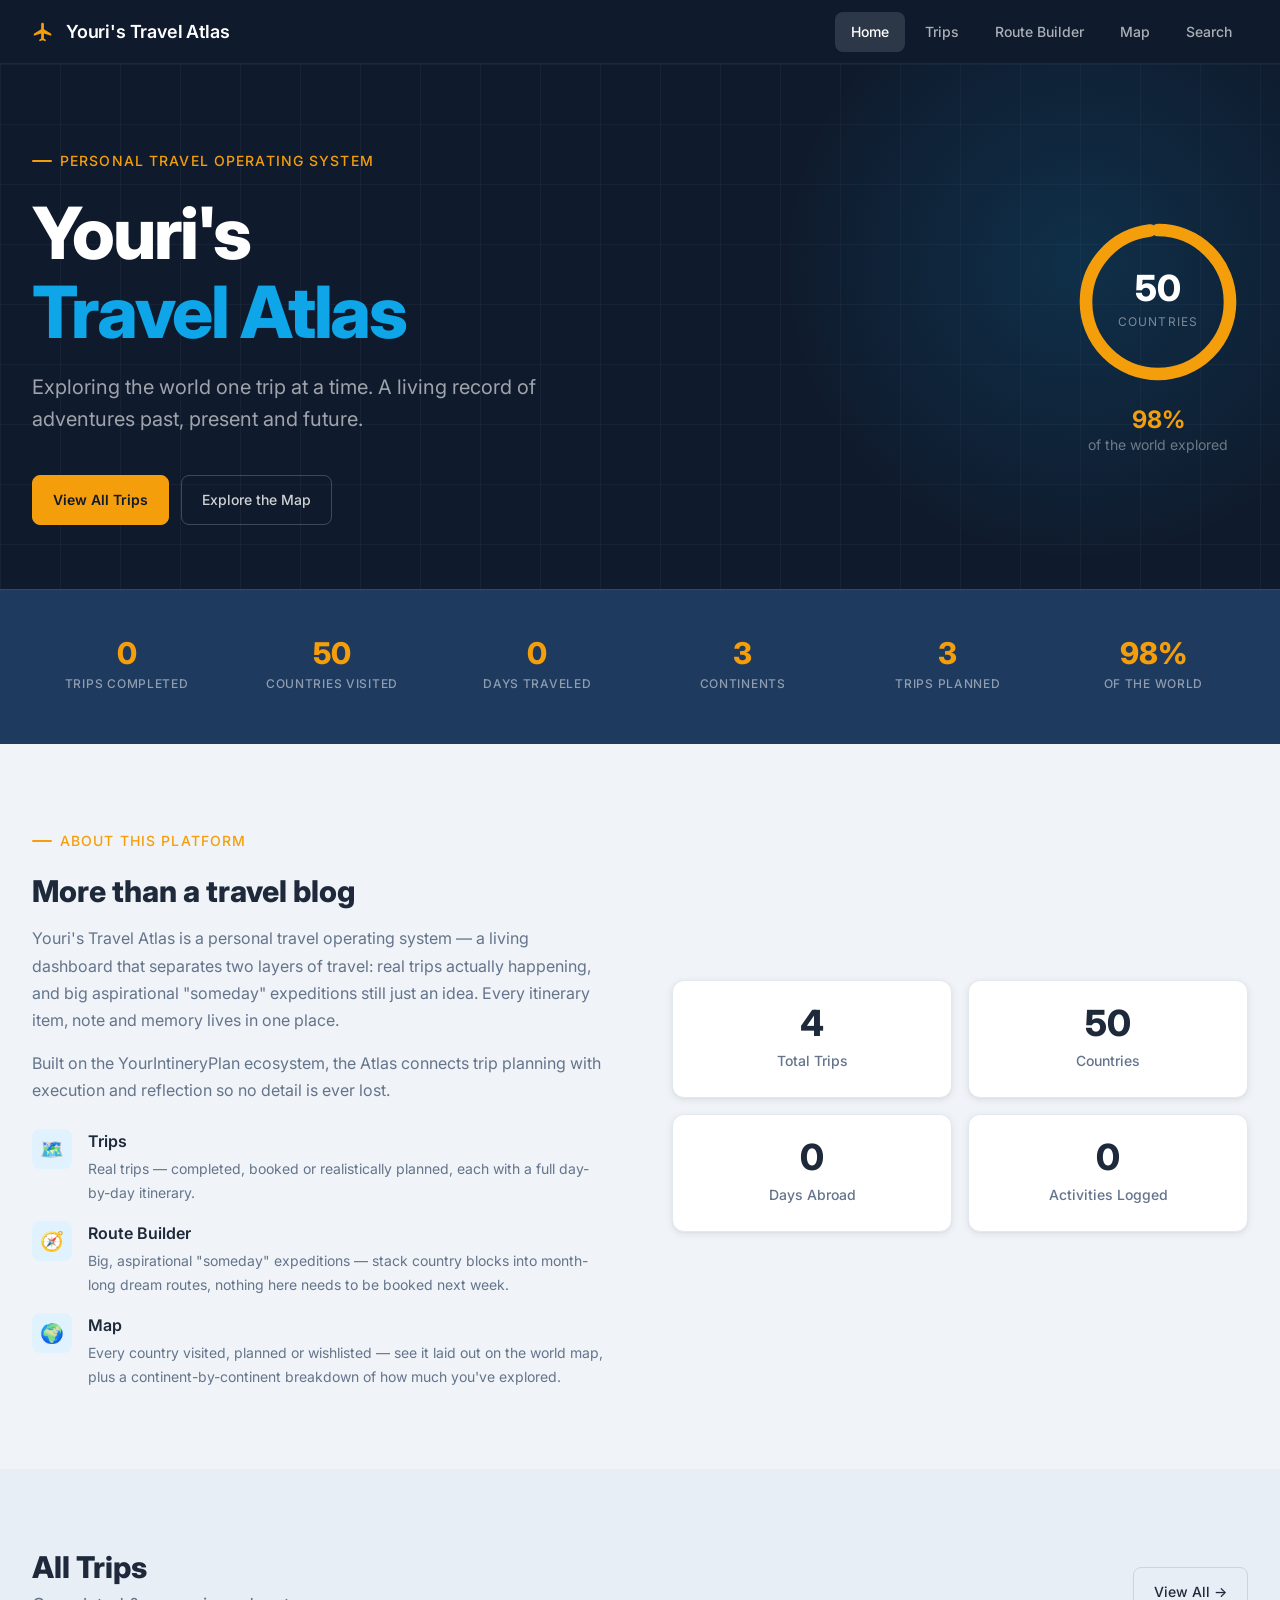
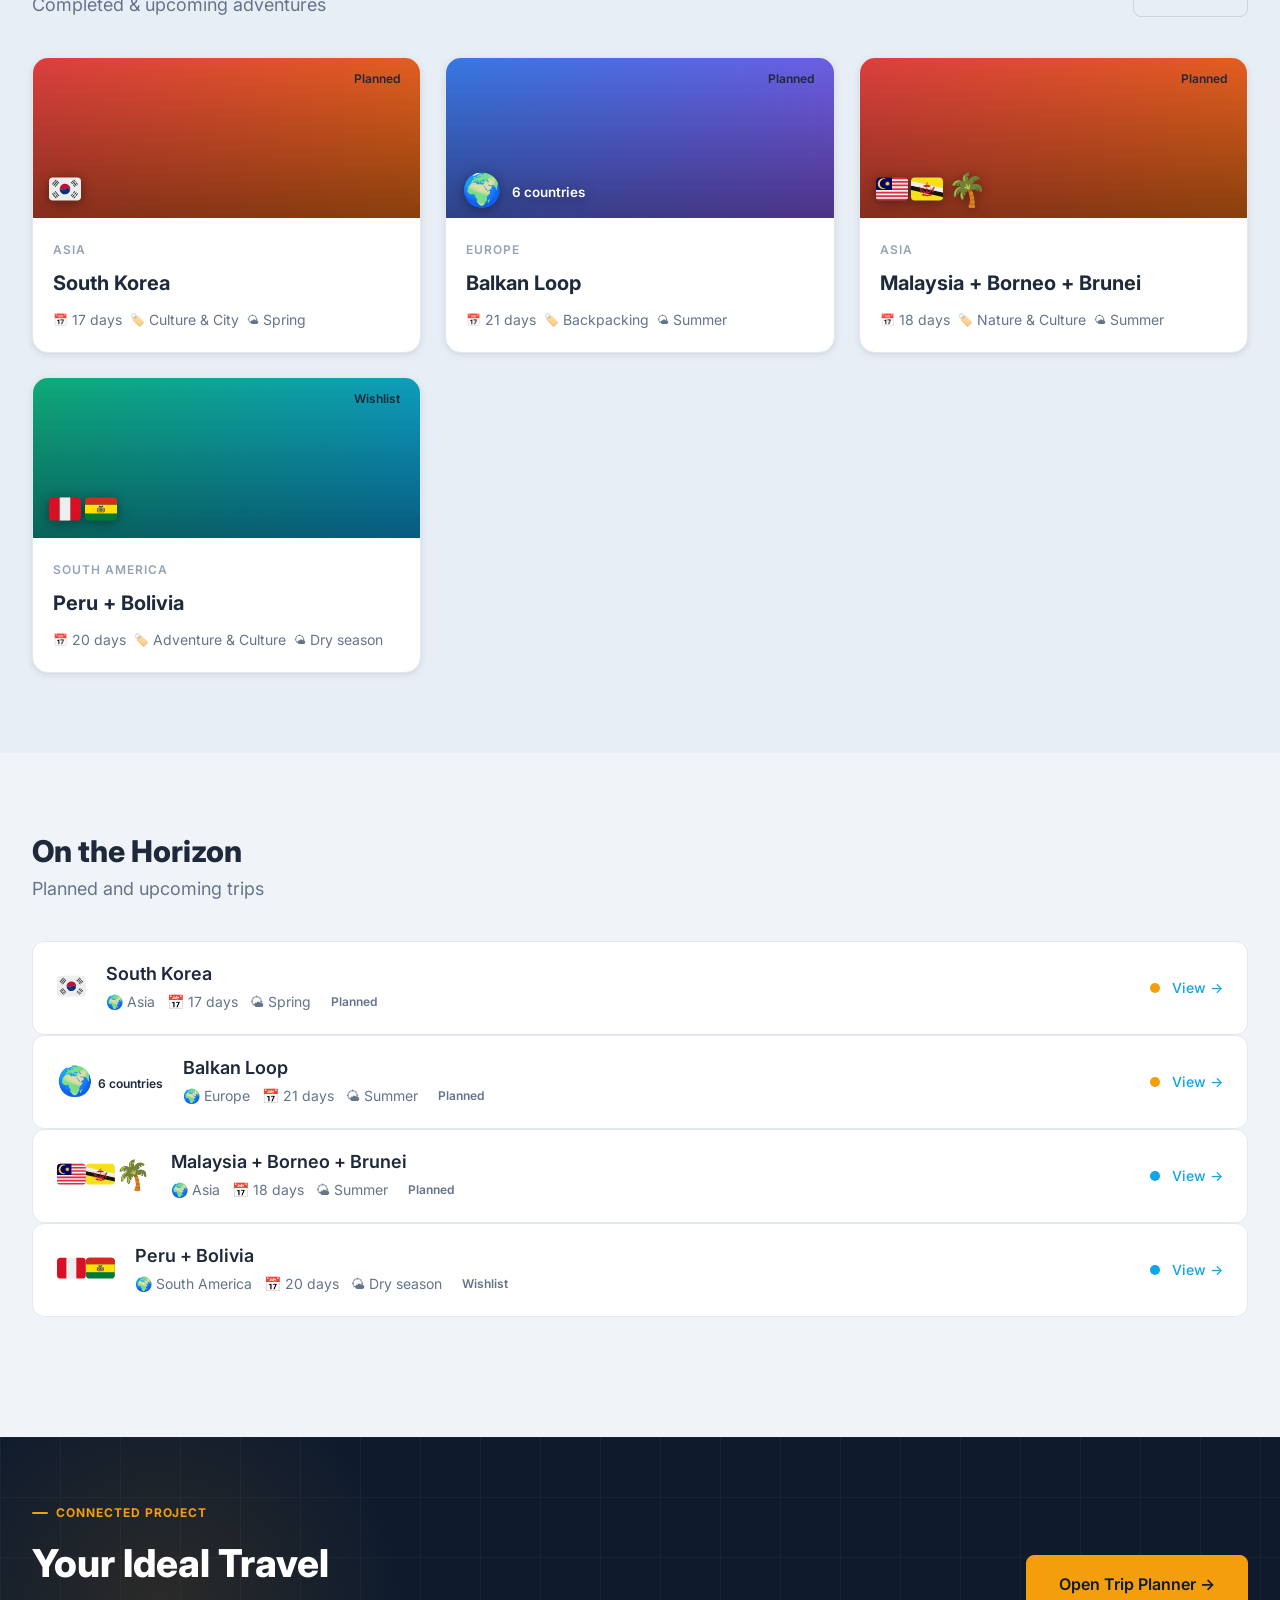
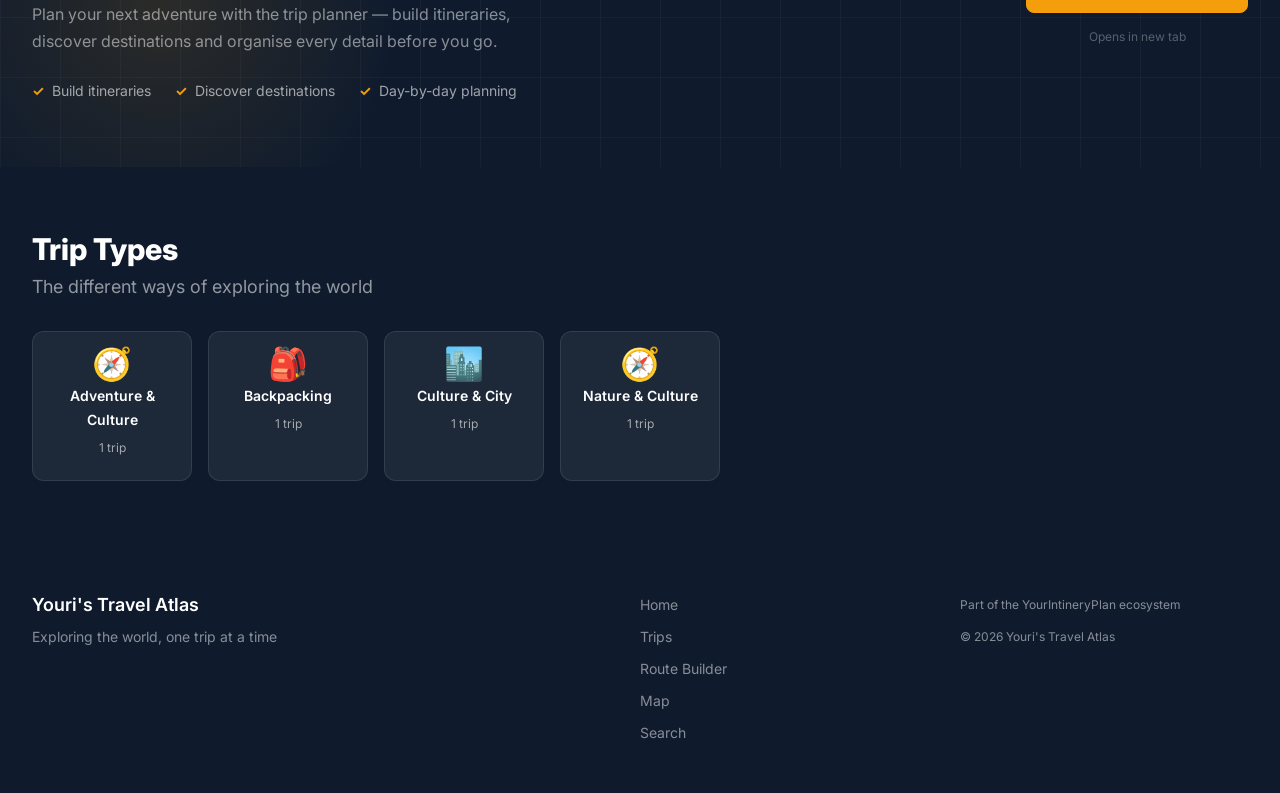
<file: index.html>
<!DOCTYPE html>
<html lang="nl">
<head>
  <meta charset="UTF-8">
  <meta name="viewport" content="width=device-width, initial-scale=1.0">
  <title>Youri's Travel Atlas — Personal Travel Dashboard</title>
  <meta name="description" content="Youri's personal travel dashboard. Trips, itineraries, travel history and future adventures.">

  <link rel="preconnect" href="https://fonts.googleapis.com">
  <link rel="preconnect" href="https://fonts.gstatic.com" crossorigin>
  <link href="https://fonts.googleapis.com/css2?family=Inter:wght@300;400;500;600;700;800&display=swap" rel="stylesheet">

  <link rel="stylesheet" href="css/variables.css">
  <link rel="stylesheet" href="css/base.css">
  <link rel="stylesheet" href="css/components.css">
  <link rel="stylesheet" href="css/pages/home.css">
</head>
<body>

  <!-- Navbar injected by navbar.js -->

  <main>

    <!-- HERO -->
    <section class="hero">
      <div class="hero-inner">
        <div class="hero-text">
          <div class="hero-label">Personal Travel Operating System</div>
          <h1 class="hero-title">
            Youri's<br><span>Travel Atlas</span>
          </h1>
          <p class="hero-subtitle">
            Exploring the world one trip at a time. A living record of adventures past, present and future.
          </p>
          <div class="hero-cta">
            <a href="trips.html" class="btn btn-gold">View All Trips</a>
            <a href="map.html" class="btn btn-outline" style="color:rgba(255,255,255,.8);border-color:rgba(255,255,255,.2)">Explore the Map</a>
          </div>
        </div>

        <div class="hero-visual" aria-hidden="true">
          <div class="world-ring">
            <svg class="world-ring-svg" viewBox="0 0 200 200" width="180" height="180">
              <circle class="world-ring-track" cx="100" cy="100" r="80"/>
              <circle class="world-ring-progress" cx="100" cy="100" r="80" id="worldRingProgress"/>
            </svg>
            <div class="world-ring-center">
              <div class="world-ring-number" id="worldRingNumber">—</div>
              <div class="world-ring-sub">countries</div>
            </div>
          </div>
          <div class="world-ring-footer">
            <span class="world-ring-pct" id="worldRingPct">—</span>
            <span class="world-ring-caption">of the world explored</span>
          </div>
        </div>
      </div>
    </section>

    <!-- STATS STRIP -->
    <section class="stats-strip">
      <div class="stats-strip-inner" id="statsStrip">
        <!-- Populated by home.js -->
        <div class="stat-item"><div class="stat-item-number"><em>—</em></div><div class="stat-item-label">Trips Completed</div></div>
        <div class="stat-item"><div class="stat-item-number"><em>—</em></div><div class="stat-item-label">Countries Visited</div></div>
        <div class="stat-item"><div class="stat-item-number"><em>—</em></div><div class="stat-item-label">Days Traveled</div></div>
        <div class="stat-item"><div class="stat-item-number"><em>—</em></div><div class="stat-item-label">Continents</div></div>
        <div class="stat-item"><div class="stat-item-number"><em>—</em></div><div class="stat-item-label">Trips Planned</div></div>
      </div>
    </section>

    <!-- ABOUT -->
    <section class="about-section">
      <div class="about-inner">
        <div class="about-text">
          <div class="hero-label">About This Platform</div>
          <h2 class="section-title">More than a travel blog</h2>
          <p>Youri's Travel Atlas is a personal travel operating system — a living dashboard that separates two layers of travel: real trips actually happening, and big aspirational "someday" expeditions still just an idea. Every itinerary item, note and memory lives in one place.</p>
          <p>Built on the YourIntineryPlan ecosystem, the Atlas connects trip planning with execution and reflection so no detail is ever lost.</p>

          <div class="about-features">
            <div class="about-feature">
              <div class="about-feature-icon">🗺️</div>
              <div>
                <div class="about-feature-title">Trips</div>
                <div class="about-feature-desc">Real trips — completed, booked or realistically planned, each with a full day-by-day itinerary.</div>
              </div>
            </div>
            <div class="about-feature">
              <div class="about-feature-icon">🧭</div>
              <div>
                <div class="about-feature-title">Route Builder</div>
                <div class="about-feature-desc">Big, aspirational "someday" expeditions — stack country blocks into month-long dream routes, nothing here needs to be booked next week.</div>
              </div>
            </div>
            <div class="about-feature">
              <div class="about-feature-icon">🌍</div>
              <div>
                <div class="about-feature-title">Map</div>
                <div class="about-feature-desc">Every country visited, planned or wishlisted — see it laid out on the world map, plus a continent-by-continent breakdown of how much you've explored.</div>
              </div>
            </div>
          </div>
        </div>

        <div class="about-visual">
          <div class="stat-card fade-in fade-in-delay-1">
            <div class="stat-number" id="statTrips">—</div>
            <div class="stat-label">Total Trips</div>
          </div>
          <div class="stat-card fade-in fade-in-delay-2">
            <div class="stat-number" id="statCountries">—</div>
            <div class="stat-label">Countries</div>
          </div>
          <div class="stat-card fade-in fade-in-delay-2">
            <div class="stat-number" id="statDays">—</div>
            <div class="stat-label">Days Abroad</div>
          </div>
          <div class="stat-card fade-in fade-in-delay-3">
            <div class="stat-number" id="statItems">—</div>
            <div class="stat-label">Activities Logged</div>
          </div>
        </div>
      </div>
    </section>

    <!-- FEATURED TRIPS -->
    <section class="featured-section">
      <div class="featured-inner">
        <div class="section-top">
          <div>
            <h2 class="section-title">All Trips</h2>
            <p class="section-subtitle">Completed & upcoming adventures</p>
          </div>
          <a href="trips.html" class="btn btn-outline">View All →</a>
        </div>
        <div class="featured-grid" id="featuredGrid">
          <!-- Populated by home.js -->
          <div style="grid-column:1/-1">
            <div class="loading-spinner"><div class="spinner"></div><p>Loading trips…</p></div>
          </div>
        </div>
      </div>
    </section>

    <!-- FUTURE TRIPS -->
    <section class="future-section">
      <div class="future-inner">
        <div class="section-top">
          <div>
            <h2 class="section-title">On the Horizon</h2>
            <p class="section-subtitle">Planned and upcoming trips</p>
          </div>
        </div>
        <div id="futureList">
          <div class="loading-spinner"><div class="spinner"></div><p>Loading…</p></div>
        </div>
      </div>
    </section>

    <!-- TRIP PLANNER LINK -->
    <section class="planner-section">
      <div class="planner-inner">
        <div class="planner-text">
          <div class="planner-label">Connected Project</div>
          <h2 class="planner-title">Your Ideal Travel</h2>
          <p class="planner-desc">Plan your next adventure with the trip planner — build itineraries, discover destinations and organise every detail before you go.</p>
          <div class="planner-features">
            <span class="planner-feature">Build itineraries</span>
            <span class="planner-feature">Discover destinations</span>
            <span class="planner-feature">Day-by-day planning</span>
          </div>
        </div>
        <div class="planner-action">
          <a href="https://ywarmelink.github.io/youridealtravel/" target="_blank" rel="noopener" class="btn btn-gold planner-btn">Open Trip Planner →</a>
          <span class="planner-note">Opens in new tab</span>
        </div>
      </div>
    </section>

    <!-- TRIP TYPES (built from the Trips sheet's Type column by home.js) -->
    <section class="categories-section">
      <div class="categories-inner">
        <h2 class="section-title">Trip Types</h2>
        <p class="section-subtitle">The different ways of exploring the world</p>
        <div class="categories-grid" id="tripTypesGrid"></div>
      </div>
    </section>

  </main>

  <!-- Footer injected by footer.js -->

  <!-- Core scripts -->
  <script src="js/config/users.js"></script>
  <script src="js/data/csvParser.js"></script>
  <script src="js/data/dataService.js"></script>
  <script src="js/utils/helpers.js"></script>
  <script src="js/components/navbar.js"></script>
  <script src="js/components/footer.js"></script>
  <script src="js/pages/home.js"></script>

  <!-- Update about-section stat cards once data is loaded -->
  <script>
    document.addEventListener('DOMContentLoaded', async () => {
      try {
        const s = await dataService.getStats();
        const set = (id, val) => { const el = document.getElementById(id); if (el) el.textContent = val; };
        set('statTrips',     s.totalTrips);
        set('statCountries', s.countriesVisited);
        set('statDays',      s.totalDays);
        set('statItems',     s.totalItems);
      } catch(_) {}
    });
  </script>
</body>
</html>
</file>
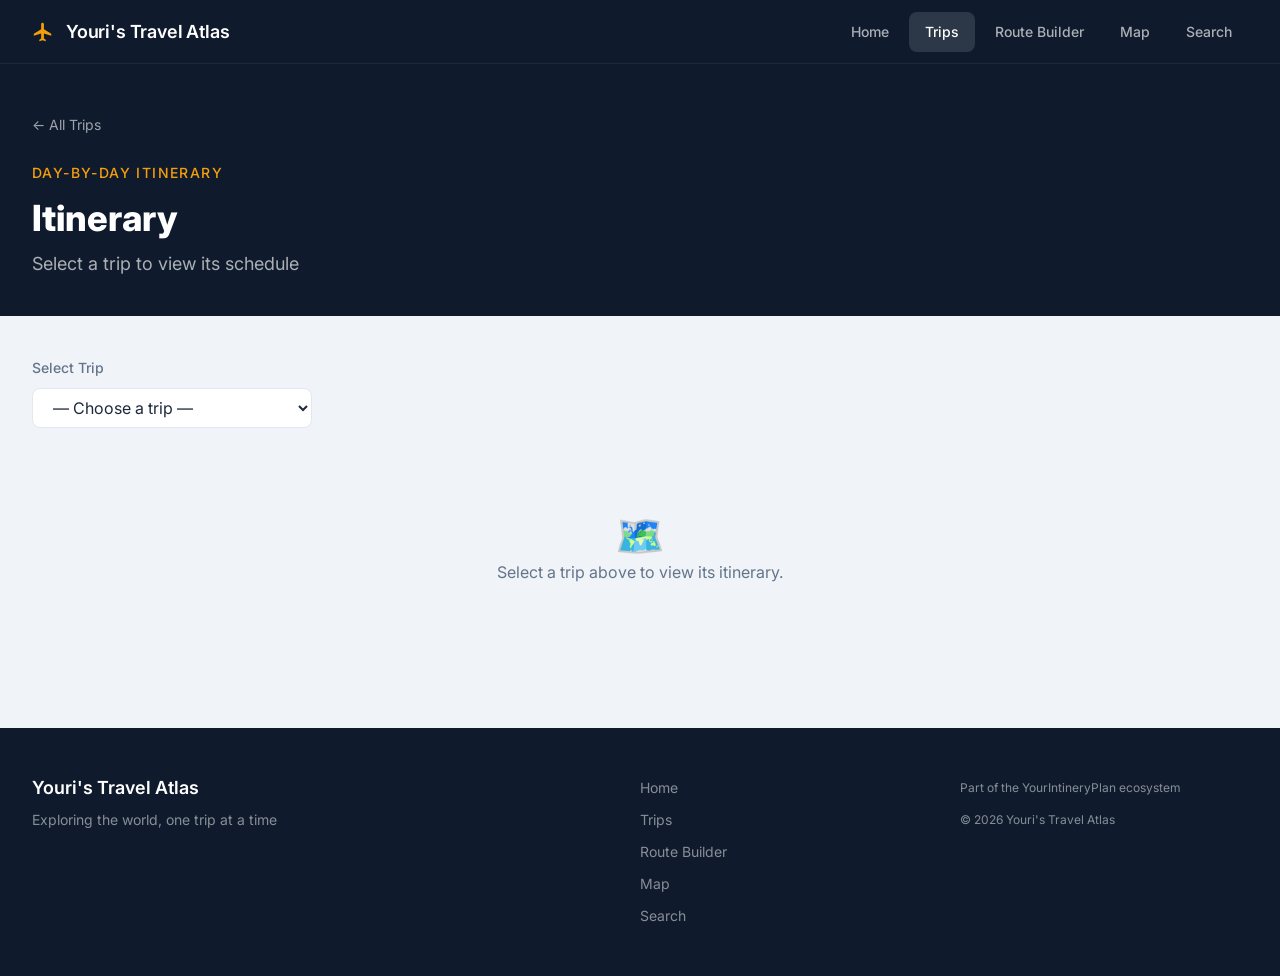
<file: itinerary.html>
<!DOCTYPE html>
<html lang="nl">
<head>
  <meta charset="UTF-8">
  <meta name="viewport" content="width=device-width, initial-scale=1.0">
  <title>Itinerary | Youri's Travel Atlas</title>

  <link rel="preconnect" href="https://fonts.googleapis.com">
  <link rel="preconnect" href="https://fonts.gstatic.com" crossorigin>
  <link href="https://fonts.googleapis.com/css2?family=Inter:wght@300;400;500;600;700;800&display=swap" rel="stylesheet">

  <link rel="stylesheet" href="css/variables.css">
  <link rel="stylesheet" href="css/base.css">
  <link rel="stylesheet" href="css/components.css">
  <link rel="stylesheet" href="css/pages/itinerary.css">
</head>
<body>

  <main>
    <div class="page-header">
      <div class="page-header-inner">
        <a href="trips.html" class="back-link">← All Trips</a>
        <div class="page-header-label">Day-by-Day Itinerary</div>
        <h1 class="page-header-title" id="pageHeaderTitle">Itinerary</h1>
        <p class="page-header-subtitle" id="pageHeaderSubtitle">Select a trip to view its schedule</p>
      </div>
    </div>

    <div class="itinerary-section">
      <div class="itinerary-inner">

        <div class="itinerary-trip-selector">
          <label for="tripSelector">Select Trip</label>
          <select id="tripSelector">
            <option value="">— Choose a trip —</option>
          </select>
        </div>

        <div id="itineraryContent"></div>

      </div>
    </div>
  </main>

  <script src="js/config/users.js"></script>
  <script src="js/data/csvParser.js"></script>
  <script src="js/data/dataService.js"></script>
  <script src="js/utils/helpers.js"></script>
  <script src="js/components/navbar.js"></script>
  <script src="js/components/footer.js"></script>
  <script src="js/pages/itinerary.js"></script>
</body>
</html>
</file>
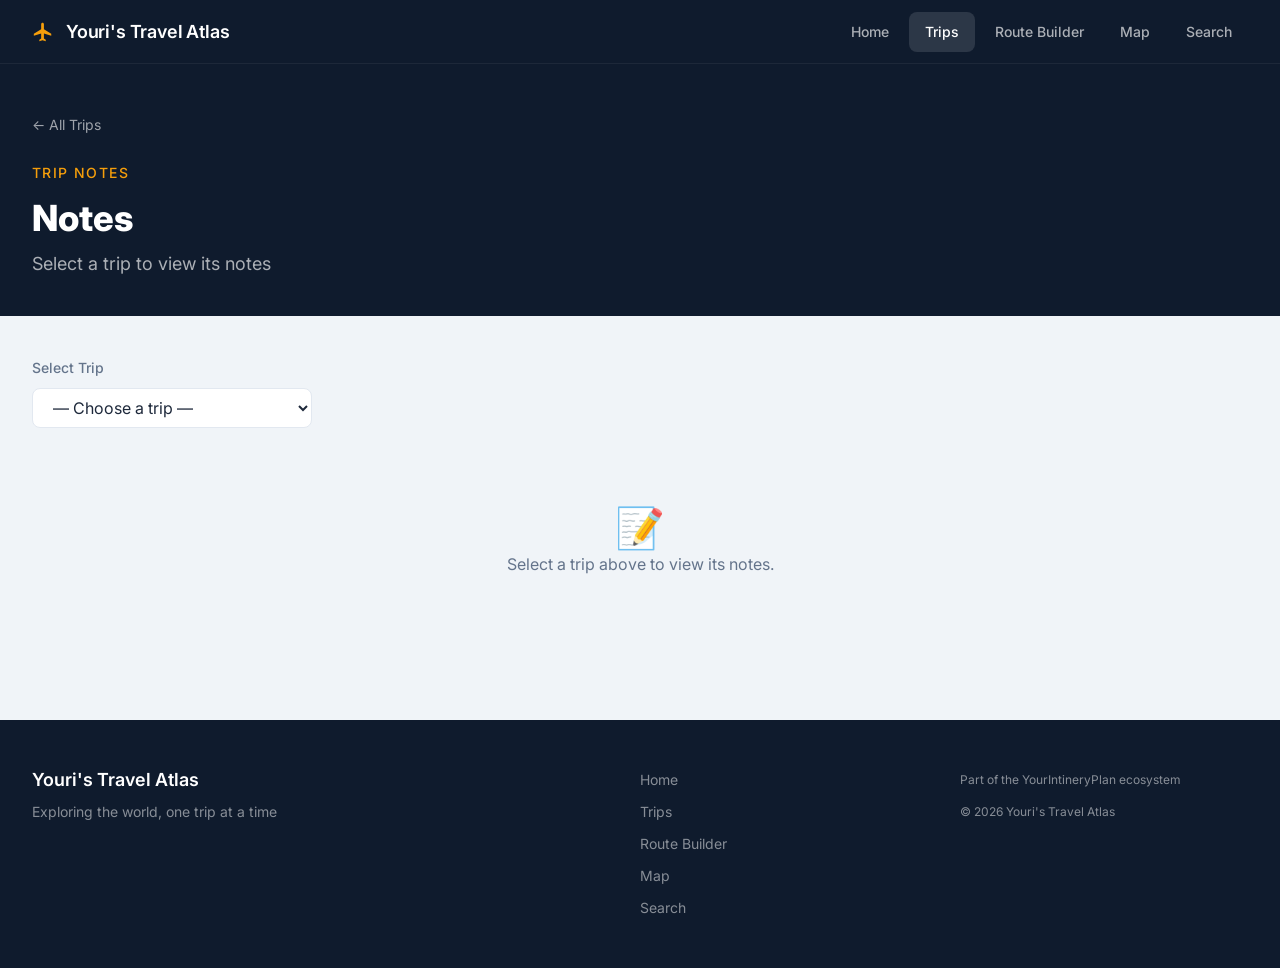
<file: notes.html>
<!DOCTYPE html>
<html lang="nl">
<head>
  <meta charset="UTF-8">
  <meta name="viewport" content="width=device-width, initial-scale=1.0">
  <title>Trip Notes | Youri's Travel Atlas</title>

  <link rel="preconnect" href="https://fonts.googleapis.com">
  <link rel="preconnect" href="https://fonts.gstatic.com" crossorigin>
  <link href="https://fonts.googleapis.com/css2?family=Inter:wght@300;400;500;600;700;800&display=swap" rel="stylesheet">

  <link rel="stylesheet" href="css/variables.css">
  <link rel="stylesheet" href="css/base.css">
  <link rel="stylesheet" href="css/components.css">
  <link rel="stylesheet" href="css/pages/notes.css">
</head>
<body>

  <main>
    <div class="page-header">
      <div class="page-header-inner">
        <a href="trips.html" class="back-link">← All Trips</a>
        <div class="page-header-label">Trip Notes</div>
        <h1 class="page-header-title" id="pageHeaderTitle">Notes</h1>
        <p class="page-header-subtitle" id="pageHeaderSubtitle">Select a trip to view its notes</p>
      </div>
    </div>

    <div class="notes-section">
      <div class="notes-inner">

        <div class="notes-trip-selector">
          <label for="tripSelector">Select Trip</label>
          <select id="tripSelector">
            <option value="">— Choose a trip —</option>
          </select>
        </div>

        <div id="notesContent"></div>

      </div>
    </div>
  </main>

  <script src="js/config/users.js"></script>
  <script src="js/data/csvParser.js"></script>
  <script src="js/data/dataService.js"></script>
  <script src="js/utils/helpers.js"></script>
  <script src="js/components/navbar.js"></script>
  <script src="js/components/footer.js"></script>
  <script src="js/pages/notes.js"></script>
</body>
</html>
</file>
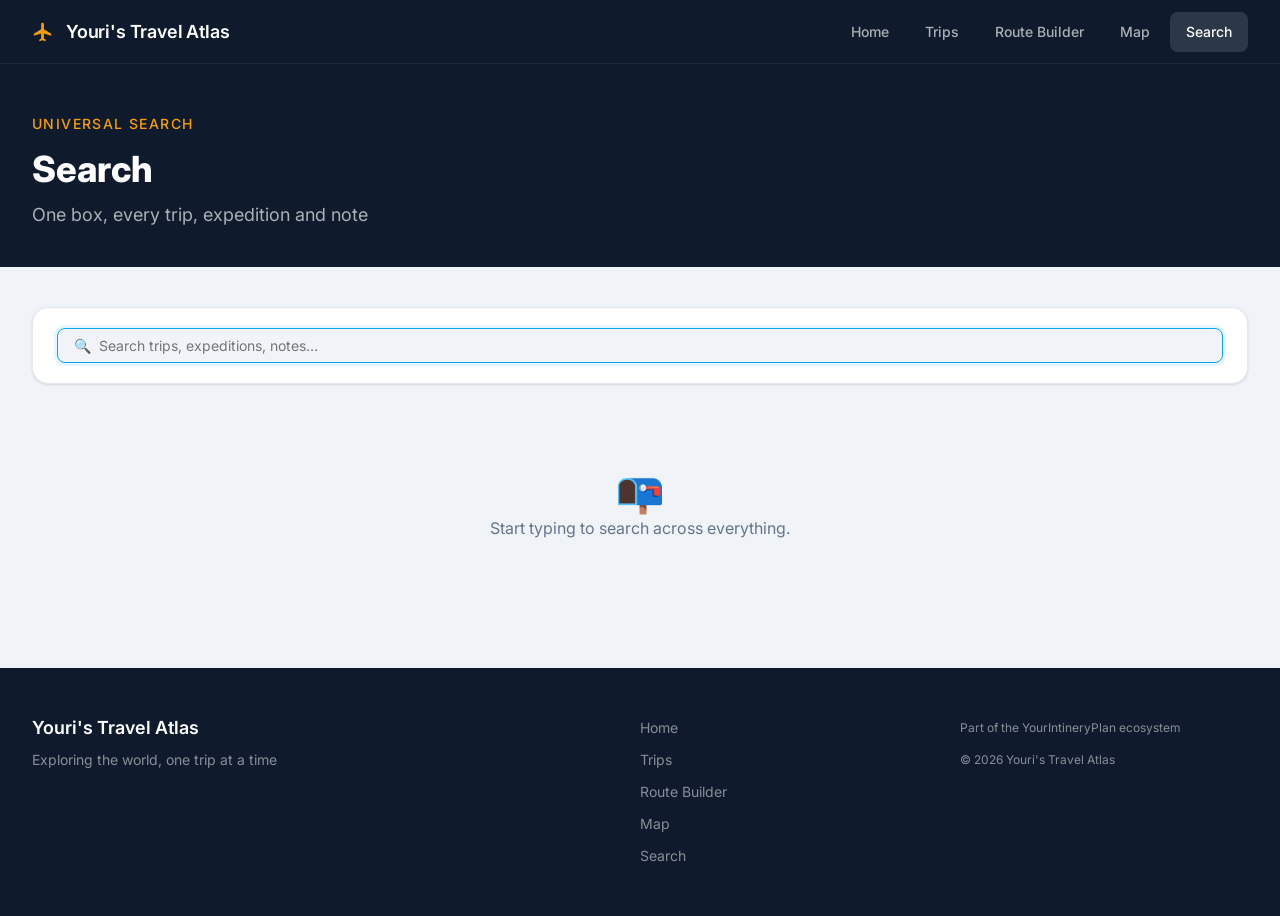
<file: search.html>
<!DOCTYPE html>
<html lang="nl">
<head>
  <meta charset="UTF-8">
  <meta name="viewport" content="width=device-width, initial-scale=1.0">
  <title>Search | Youri's Travel Atlas</title>
  <meta name="description" content="Search across all trips, expeditions and notes.">

  <link rel="preconnect" href="https://fonts.googleapis.com">
  <link rel="preconnect" href="https://fonts.gstatic.com" crossorigin>
  <link href="https://fonts.googleapis.com/css2?family=Inter:wght@300;400;500;600;700;800&display=swap" rel="stylesheet">

  <link rel="stylesheet" href="css/variables.css">
  <link rel="stylesheet" href="css/base.css">
  <link rel="stylesheet" href="css/components.css">
  <link rel="stylesheet" href="css/pages/search.css">
</head>
<body>

  <main>
    <div class="page-header">
      <div class="page-header-inner">
        <div class="page-header-label">Universal Search</div>
        <h1 class="page-header-title">Search</h1>
        <p class="page-header-subtitle">One box, every trip, expedition and note</p>
      </div>
    </div>

    <div class="search-section">
      <div class="search-inner">

        <div class="filter-bar">
          <input type="search" id="searchInput" class="search-input" placeholder="🔍  Search trips, expeditions, notes…" autofocus>
        </div>

        <div id="searchResultsCount" class="search-results-count"></div>
        <div id="searchResults"></div>

      </div>
    </div>
  </main>

  <script src="js/config/users.js"></script>
  <script src="js/data/csvParser.js"></script>
  <script src="js/data/dataService.js"></script>
  <script src="js/utils/helpers.js"></script>
  <script src="js/components/navbar.js"></script>
  <script src="js/components/footer.js"></script>
  <script src="js/pages/search.js"></script>
</body>
</html>
</file>
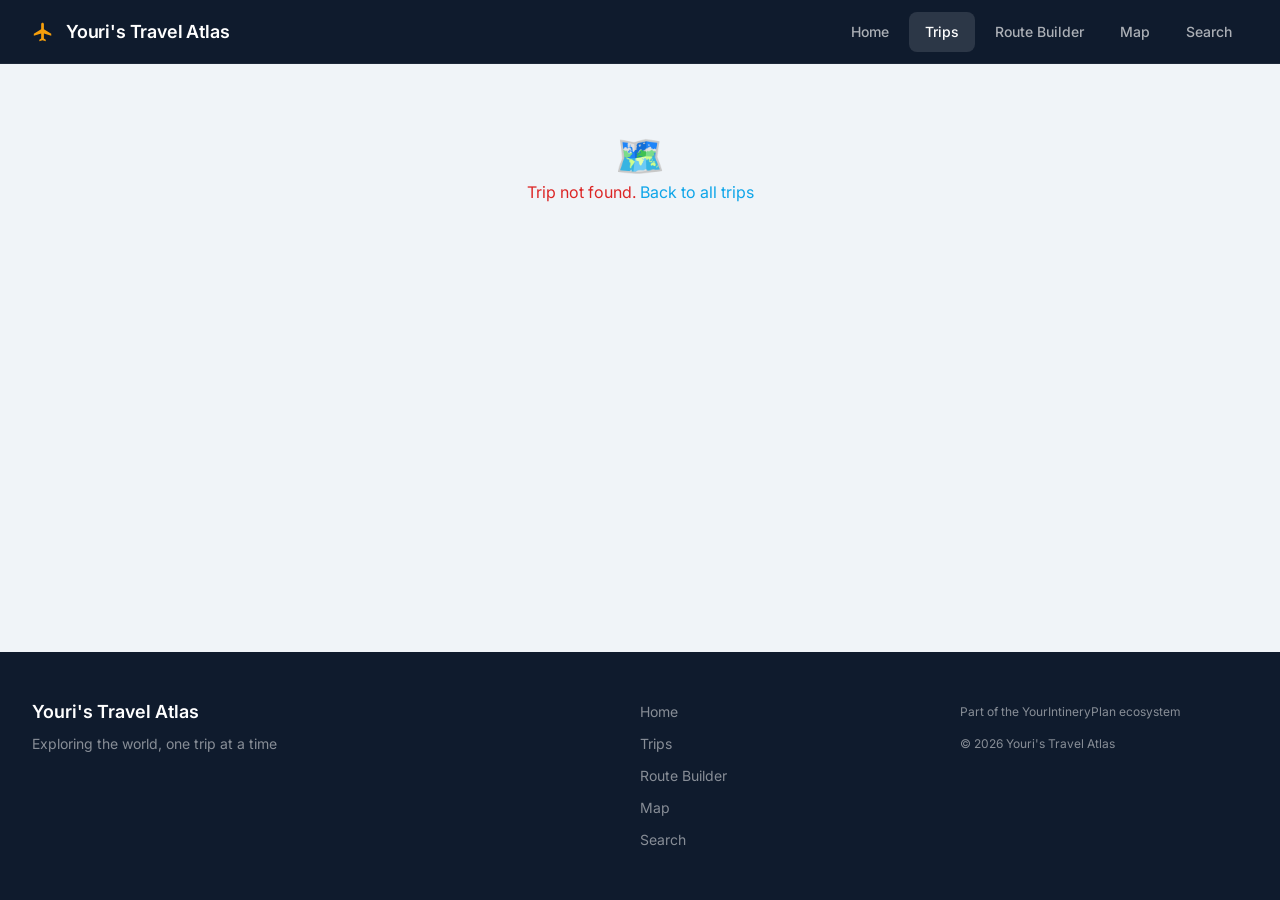
<file: trip.html>
<!DOCTYPE html>
<html lang="nl">
<head>
  <meta charset="UTF-8">
  <meta name="viewport" content="width=device-width, initial-scale=1.0">
  <title>Trip Detail | Youri's Travel Atlas</title>

  <link rel="preconnect" href="https://fonts.googleapis.com">
  <link rel="preconnect" href="https://fonts.gstatic.com" crossorigin>
  <link href="https://fonts.googleapis.com/css2?family=Inter:wght@300;400;500;600;700;800&display=swap" rel="stylesheet">

  <link rel="stylesheet" href="css/variables.css">
  <link rel="stylesheet" href="css/base.css">
  <link rel="stylesheet" href="css/components.css">
  <link rel="stylesheet" href="css/pages/trip-detail.css">
  <link rel="stylesheet" href="css/pages/itinerary.css">
  <link rel="stylesheet" href="css/pages/notes.css">
</head>
<body>

  <main>
    <div id="tripApp">
      <div class="loading-spinner" style="padding:5rem 1rem">
        <div class="spinner"></div><p>Loading trip…</p>
      </div>
    </div>
  </main>

  <script src="js/config/users.js"></script>
  <script src="js/data/csvParser.js"></script>
  <script src="js/data/dataService.js"></script>
  <script src="js/utils/helpers.js"></script>
  <script src="js/components/navbar.js"></script>
  <script src="js/components/footer.js"></script>
  <script src="js/pages/tripDetail.js"></script>
</body>
</html>
</file>
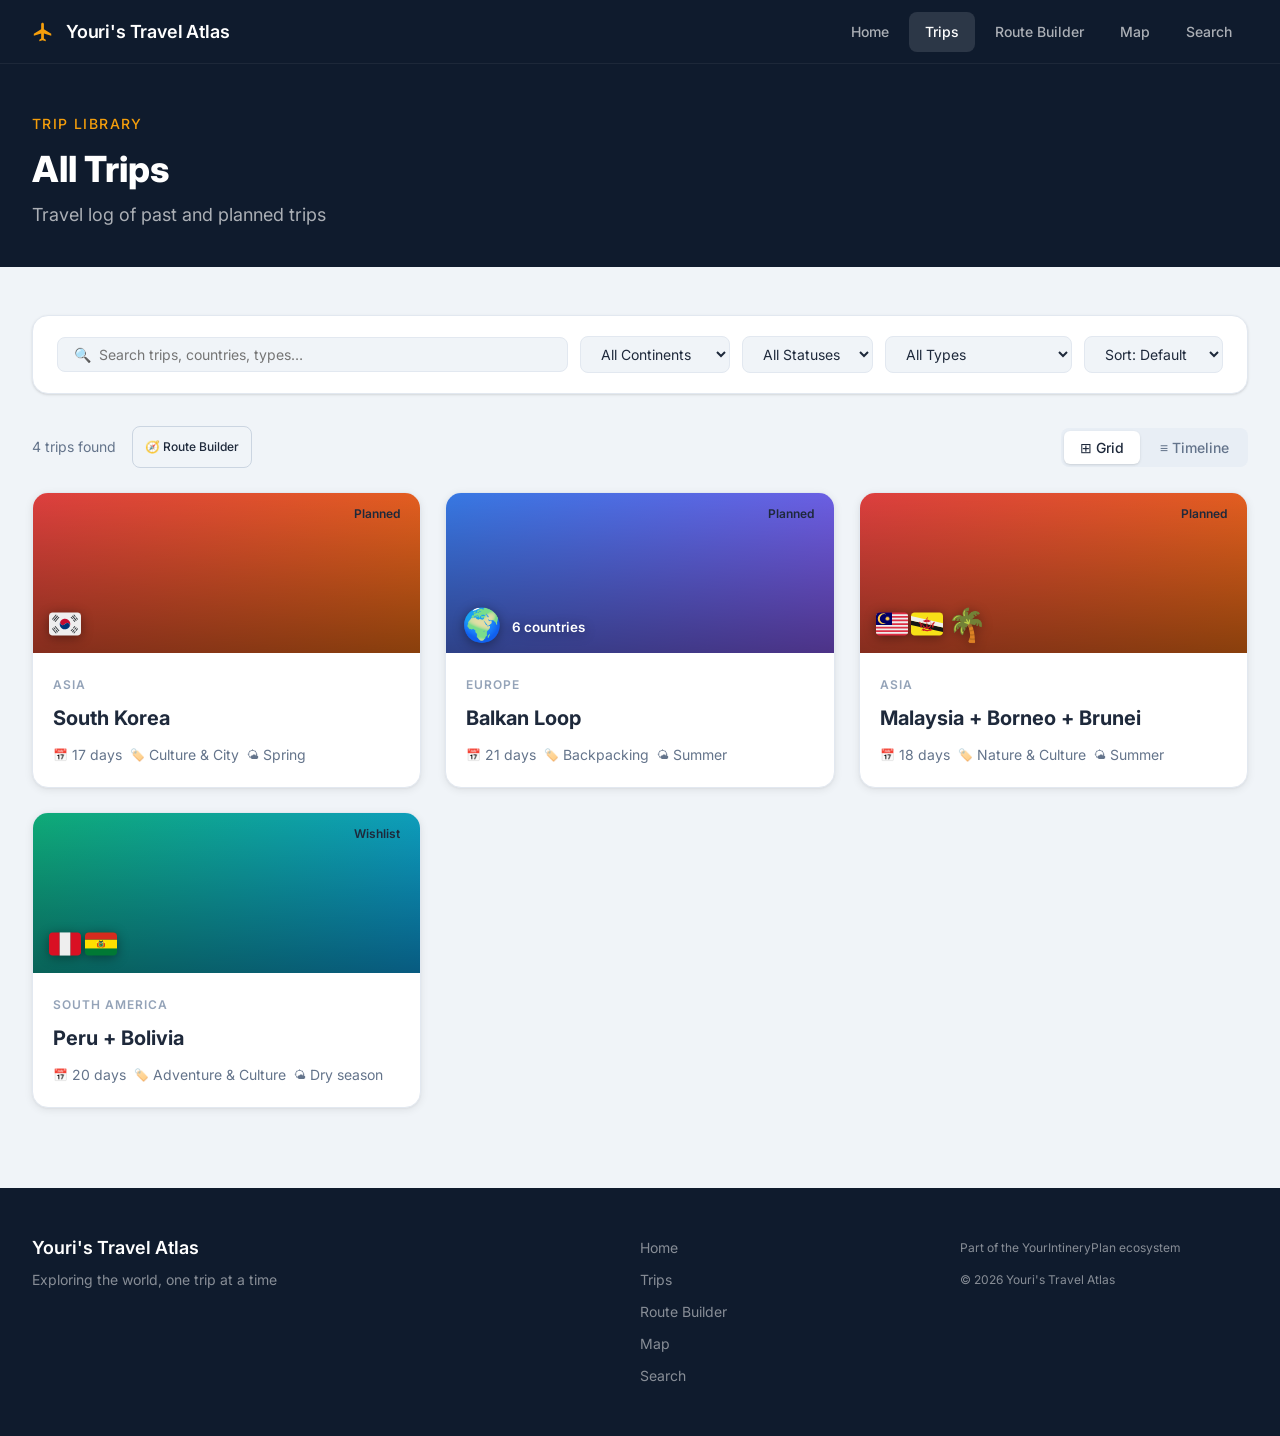
<file: trips.html>
<!DOCTYPE html>
<html lang="nl">
<head>
  <meta charset="UTF-8">
  <meta name="viewport" content="width=device-width, initial-scale=1.0">
  <title>All Trips | Youri's Travel Atlas</title>
  <meta name="description" content="Browse all of Youri's trips — completed, planned and dreamed.">

  <link rel="preconnect" href="https://fonts.googleapis.com">
  <link rel="preconnect" href="https://fonts.gstatic.com" crossorigin>
  <link href="https://fonts.googleapis.com/css2?family=Inter:wght@300;400;500;600;700;800&display=swap" rel="stylesheet">

  <link rel="stylesheet" href="css/variables.css">
  <link rel="stylesheet" href="css/base.css">
  <link rel="stylesheet" href="css/components.css">
  <link rel="stylesheet" href="css/pages/trips.css">
</head>
<body>

  <main>
    <div class="page-header">
      <div class="page-header-inner">
        <div class="page-header-label">Trip Library</div>
        <h1 class="page-header-title">All Trips</h1>
        <p class="page-header-subtitle">Travel log of past and planned trips</p>
      </div>
    </div>

    <div class="trips-section">
      <div class="trips-inner">

        <div class="filter-bar">
          <input type="search" id="searchInput" class="search-input" placeholder="🔍  Search trips, countries, types…">
          <select id="filterContinent" class="filter-select">
            <option value="">All Continents</option>
          </select>
          <select id="filterStatus" class="filter-select">
            <option value="">All Statuses</option>
          </select>
          <select id="filterType" class="filter-select">
            <option value="">All Types</option>
          </select>
          <select id="sortBy" class="filter-select">
            <option value="default">Sort: Default</option>
            <option value="name-az">Name A → Z</option>
            <option value="name-za">Name Z → A</option>
            <option value="duration">Longest First</option>
            <option value="date-new">Newest First</option>
            <option value="date-old">Oldest First</option>
          </select>
        </div>

        <div class="trips-toolbar">
          <div class="trips-toolbar-left">
            <div id="tripsCount" class="trips-count"></div>
            <a href="route-builder.html" class="btn btn-outline btn-sm">🧭 Route Builder</a>
          </div>
          <div class="view-toggle">
            <button class="view-btn active" id="viewGrid" title="Grid view">⊞ Grid</button>
            <button class="view-btn" id="viewTimeline" title="Timeline view">≡ Timeline</button>
          </div>
        </div>
        <div id="tripsGrid" class="trips-grid">
          <div style="grid-column:1/-1">
            <div class="loading-spinner"><div class="spinner"></div><p>Loading trips…</p></div>
          </div>
        </div>

      </div>
    </div>
  </main>

  <script src="js/config/users.js"></script>
  <script src="js/data/csvParser.js"></script>
  <script src="js/data/dataService.js"></script>
  <script src="js/utils/helpers.js"></script>
  <script src="js/components/navbar.js"></script>
  <script src="js/components/footer.js"></script>
  <script src="js/pages/trips.js"></script>
</body>
</html>
</file>
<file: css/variables.css>
:root {
  /* === BRAND PALETTE === */
  --atlas-navy:        #0f1b2d;
  --atlas-navy-mid:    #1e3a5f;
  --atlas-navy-light:  #2d527a;
  --atlas-blue:        #0ea5e9;
  --atlas-blue-dark:   #0284c7;
  --atlas-blue-light:  #e0f2fe;
  --atlas-gold:        #f59e0b;
  --atlas-gold-dark:   #d97706;
  --atlas-gold-light:  #fef3c7;

  /* === NEUTRALS === */
  --atlas-white:       #ffffff;
  --atlas-bg:          #f0f4f8;
  --atlas-bg-alt:      #e8eef5;
  --atlas-card:        #ffffff;
  --atlas-text:        #1e293b;
  --atlas-text-muted:  #64748b;
  --atlas-text-light:  #94a3b8;
  --atlas-border:      #e2e8f0;
  --atlas-border-dark: #cbd5e1;

  /* === STATUS COLORS === */
  --status-completed:  #10b981;
  --status-planned:    #0ea5e9;
  --status-booked:     #8b5cf6;
  --status-wishlist:   #f59e0b;
  --status-cancelled:  #ef4444;
  --status-in-progress:#f97316;

  /* === CONTINENT GRADIENTS === */
  --grad-asia:      linear-gradient(135deg, #ef4444 0%, #f97316 100%);
  --grad-europe:    linear-gradient(135deg, #3b82f6 0%, #8b5cf6 100%);
  --grad-americas:  linear-gradient(135deg, #10b981 0%, #0ea5e9 100%);
  --grad-africa:    linear-gradient(135deg, #f59e0b 0%, #ef4444 100%);
  --grad-oceania:   linear-gradient(135deg, #0ea5e9 0%, #6366f1 100%);
  --grad-other:     linear-gradient(135deg, #64748b 0%, #475569 100%);

  /* === SHADOWS === */
  --shadow-xs:  0 1px 2px 0 rgb(0 0 0 / 0.05);
  --shadow-sm:  0 1px 3px 0 rgb(0 0 0 / 0.1), 0 1px 2px -1px rgb(0 0 0 / 0.1);
  --shadow-md:  0 4px 6px -1px rgb(0 0 0 / 0.1), 0 2px 4px -2px rgb(0 0 0 / 0.1);
  --shadow-lg:  0 10px 15px -3px rgb(0 0 0 / 0.1), 0 4px 6px -4px rgb(0 0 0 / 0.1);
  --shadow-xl:  0 20px 25px -5px rgb(0 0 0 / 0.1), 0 8px 10px -6px rgb(0 0 0 / 0.1);
  --shadow-card:0 2px 8px 0 rgb(0 0 0 / 0.08), 0 1px 2px 0 rgb(0 0 0 / 0.04);

  /* === SPACING === */
  --sp-1: 0.25rem;  --sp-2: 0.5rem;   --sp-3: 0.75rem;
  --sp-4: 1rem;     --sp-5: 1.25rem;  --sp-6: 1.5rem;
  --sp-8: 2rem;     --sp-10: 2.5rem;  --sp-12: 3rem;
  --sp-16: 4rem;    --sp-20: 5rem;    --sp-24: 6rem;

  /* === TYPOGRAPHY === */
  --font-sans: 'Twemoji Country Flags', 'Inter', -apple-system, BlinkMacSystemFont, 'Segoe UI', sans-serif;
  --fs-xs:   0.75rem;   --lh-xs:   1rem;
  --fs-sm:   0.875rem;  --lh-sm:   1.25rem;
  --fs-base: 1rem;      --lh-base: 1.5rem;
  --fs-lg:   1.125rem;  --lh-lg:   1.75rem;
  --fs-xl:   1.25rem;   --lh-xl:   1.75rem;
  --fs-2xl:  1.5rem;    --lh-2xl:  2rem;
  --fs-3xl:  1.875rem;  --lh-3xl:  2.25rem;
  --fs-4xl:  2.25rem;   --lh-4xl:  2.5rem;
  --fs-5xl:  3rem;      --lh-5xl:  1;
  --fw-normal: 400; --fw-medium: 500;
  --fw-semi: 600;   --fw-bold: 700; --fw-xbold: 800;

  /* === BORDER RADIUS === */
  --r-sm:   0.25rem; --r-md: 0.375rem; --r-lg: 0.5rem;
  --r-xl:   0.75rem; --r-2xl: 1rem;    --r-3xl: 1.5rem;
  --r-full: 9999px;

  /* === TRANSITIONS === */
  --t-fast: 120ms ease;
  --t-base: 200ms ease;
  --t-slow: 350ms ease;

  /* === LAYOUT === */
  --container-max: 1280px;
  --container-pad: clamp(1rem, 4vw, 2rem);
  --navbar-h: 64px;
}
</file>
<file: css/base.css>
*, *::before, *::after { box-sizing: border-box; margin: 0; padding: 0; }

/* Country-flag emoji for Windows, which has none and shows letter pairs ("AT") instead.
   unicode-range limits this font to the regional-indicator letters flags are made of, so
   all other text keeps Inter. Self-hosted Twemoji flags (CC-BY 4.0, see fonts/), taken
   from country-flag-emoji-polyfill 0.1.10 — the font file only, none of its JavaScript. */
@font-face {
  font-family: 'Twemoji Country Flags';
  src: url('../fonts/TwemojiCountryFlags.woff2') format('woff2');
  unicode-range: U+1F1E6-1F1FF;
  font-display: swap;
}

/* Author rules that set an explicit `display` (flex/grid/etc.) otherwise beat the
   browser's default [hidden] { display: none }, so el.hidden = true silently does
   nothing. This keeps [hidden] authoritative everywhere. */
[hidden] { display: none !important; }

html {
  font-size: 16px;
  scroll-behavior: smooth;
  -webkit-text-size-adjust: 100%;
}

body {
  font-family: var(--font-sans);
  font-size: var(--fs-base);
  line-height: var(--lh-base);
  color: var(--atlas-text);
  background: var(--atlas-bg);
  min-height: 100vh;
  display: flex;
  flex-direction: column;
  padding-top: var(--navbar-h);
}

main {
  flex: 1;
}

img, svg { display: block; max-width: 100%; }

a { color: inherit; text-decoration: none; }
a:hover { text-decoration: none; }

h1, h2, h3, h4, h5, h6 {
  font-weight: var(--fw-bold);
  line-height: 1.2;
  color: var(--atlas-text);
}

h1 { font-size: var(--fs-4xl); }
h2 { font-size: var(--fs-3xl); }
h3 { font-size: var(--fs-2xl); }
h4 { font-size: var(--fs-xl); }
h5 { font-size: var(--fs-lg); }
h6 { font-size: var(--fs-base); }

p { line-height: var(--lh-base); }

ul, ol { list-style: none; }

button {
  font-family: inherit;
  cursor: pointer;
  border: none;
  background: none;
}

input, select, textarea {
  font-family: inherit;
  font-size: var(--fs-base);
}

/* === CONTAINER === */
.container {
  width: 100%;
  max-width: var(--container-max);
  margin-inline: auto;
  padding-inline: var(--container-pad);
}

/* === SECTION === */
.section {
  padding-block: var(--sp-16);
}

.section-sm {
  padding-block: var(--sp-10);
}

.section-header {
  margin-bottom: var(--sp-10);
}

.section-title {
  font-size: var(--fs-3xl);
  font-weight: var(--fw-xbold);
  color: var(--atlas-text);
  margin-bottom: var(--sp-2);
}

.section-subtitle {
  font-size: var(--fs-lg);
  color: var(--atlas-text-muted);
}

/* === LOADING === */
.loading-spinner {
  display: flex;
  flex-direction: column;
  align-items: center;
  justify-content: center;
  gap: var(--sp-4);
  padding: var(--sp-16);
  color: var(--atlas-text-muted);
}

.spinner {
  width: 40px;
  height: 40px;
  border: 3px solid var(--atlas-border);
  border-top-color: var(--atlas-blue);
  border-radius: var(--r-full);
  animation: spin 0.8s linear infinite;
}

@keyframes spin {
  to { transform: rotate(360deg); }
}

/* === ERROR / EMPTY === */
.error-message,
.empty-message {
  display: flex;
  flex-direction: column;
  align-items: center;
  gap: var(--sp-3);
  padding: var(--sp-16);
  text-align: center;
  color: var(--atlas-text-muted);
}

.error-message { color: #dc2626; }

.error-icon,
.empty-icon {
  font-size: 2.5rem;
}

/* === UTILITY === */
.sr-only {
  position: absolute; width: 1px; height: 1px;
  padding: 0; margin: -1px; overflow: hidden;
  clip: rect(0,0,0,0); white-space: nowrap; border-width: 0;
}

.text-muted { color: var(--atlas-text-muted); }
.text-light { color: var(--atlas-text-light); }
.text-center { text-align: center; }
.font-bold { font-weight: var(--fw-bold); }
.font-semi { font-weight: var(--fw-semi); }

.grid-2 { display: grid; grid-template-columns: repeat(2, 1fr); gap: var(--sp-6); }
.grid-3 { display: grid; grid-template-columns: repeat(3, 1fr); gap: var(--sp-6); }
.grid-4 { display: grid; grid-template-columns: repeat(4, 1fr); gap: var(--sp-6); }

@media (max-width: 1024px) {
  .grid-4 { grid-template-columns: repeat(2, 1fr); }
  .grid-3 { grid-template-columns: repeat(2, 1fr); }
}

@media (max-width: 640px) {
  .grid-4, .grid-3, .grid-2 { grid-template-columns: 1fr; }
}

/* === FADE IN ANIMATION === */
@keyframes fadeInUp {
  from { opacity: 0; transform: translateY(16px); }
  to   { opacity: 1; transform: translateY(0); }
}

.fade-in {
  animation: fadeInUp 0.4s ease both;
}

.fade-in-delay-1 { animation-delay: 0.1s; }
.fade-in-delay-2 { animation-delay: 0.2s; }
.fade-in-delay-3 { animation-delay: 0.3s; }
</file>
<file: css/components.css>
/* === NAVBAR === */
.navbar {
  position: fixed;
  top: 0; left: 0; right: 0;
  height: var(--navbar-h);
  background: var(--atlas-navy);
  z-index: 1100;
  border-bottom: 1px solid rgb(255 255 255 / 0.06);
}

.nav-container {
  max-width: var(--container-max);
  margin-inline: auto;
  padding-inline: var(--container-pad);
  height: 100%;
  display: flex;
  align-items: center;
  justify-content: space-between;
  gap: var(--sp-8);
}

.nav-brand {
  display: flex;
  align-items: center;
  gap: var(--sp-3);
  color: var(--atlas-white);
  text-decoration: none;
  flex-shrink: 0;
}

.nav-logo {
  width: 22px;
  height: 22px;
  color: var(--atlas-gold);
}

.nav-title {
  font-size: var(--fs-lg);
  font-weight: var(--fw-semi);
  letter-spacing: -0.01em;
  color: var(--atlas-white);
}

.nav-menu {
  display: flex;
  align-items: center;
  gap: var(--sp-1);
}

.nav-link {
  padding: var(--sp-2) var(--sp-4);
  border-radius: var(--r-lg);
  font-size: var(--fs-sm);
  font-weight: var(--fw-medium);
  color: rgb(255 255 255 / 0.65);
  transition: color var(--t-fast), background var(--t-fast);
}

.nav-link:hover {
  color: var(--atlas-white);
  background: rgb(255 255 255 / 0.08);
}

.nav-link.active {
  color: var(--atlas-white);
  background: rgb(255 255 255 / 0.12);
}

.nav-toggle {
  display: none;
  flex-direction: column;
  gap: 5px;
  padding: var(--sp-2);
  cursor: pointer;
}

.nav-toggle span {
  display: block;
  width: 22px;
  height: 2px;
  background: var(--atlas-white);
  border-radius: var(--r-full);
  transition: transform var(--t-base), opacity var(--t-base);
}

.nav-toggle.open span:nth-child(1) { transform: translateY(7px) rotate(45deg); }
.nav-toggle.open span:nth-child(2) { opacity: 0; }
.nav-toggle.open span:nth-child(3) { transform: translateY(-7px) rotate(-45deg); }

@media (max-width: 640px) {
  .nav-toggle { display: flex; }
  .nav-menu {
    display: none;
    position: absolute;
    top: var(--navbar-h);
    left: 0; right: 0;
    background: var(--atlas-navy);
    flex-direction: column;
    align-items: stretch;
    padding: var(--sp-3) var(--sp-4) var(--sp-4);
    border-top: 1px solid rgb(255 255 255 / 0.06);
    gap: var(--sp-1);
  }
  .nav-menu.open { display: flex; }
  .nav-link { padding: var(--sp-3) var(--sp-4); }
}

/* === FOOTER === */
.footer {
  background: var(--atlas-navy);
  color: rgb(255 255 255 / 0.5);
  margin-top: auto;
}

.footer-container {
  max-width: var(--container-max);
  margin-inline: auto;
  padding: var(--sp-12) var(--container-pad);
  display: grid;
  grid-template-columns: 2fr 1fr 1fr;
  gap: var(--sp-8);
}

.footer-title {
  font-size: var(--fs-lg);
  font-weight: var(--fw-semi);
  color: var(--atlas-white);
  display: block;
  margin-bottom: var(--sp-2);
}

.footer-tagline { font-size: var(--fs-sm); }

.footer-links {
  display: flex;
  flex-direction: column;
  gap: var(--sp-2);
}

.footer-links a {
  font-size: var(--fs-sm);
  color: rgb(255 255 255 / 0.5);
  transition: color var(--t-fast);
}

.footer-links a:hover { color: var(--atlas-white); }

.footer-meta { font-size: var(--fs-xs); }
.footer-copy { margin-top: var(--sp-2); }

@media (max-width: 768px) {
  .footer-container { grid-template-columns: 1fr; gap: var(--sp-6); }
}

/* === BADGE === */
.badge {
  display: inline-flex;
  align-items: center;
  gap: var(--sp-1);
  padding: 3px var(--sp-2);
  border-radius: var(--r-full);
  font-size: var(--fs-xs);
  font-weight: var(--fw-semi);
  line-height: 1;
  white-space: nowrap;
}

.badge-status-completed { background: #d1fae5; color: #065f46; }
.badge-status-planned   { background: #e0f2fe; color: #075985; }
.badge-status-booked    { background: #ede9fe; color: #4c1d95; }
.badge-status-wishlist  { background: #fef3c7; color: #78350f; }
.badge-status-cancelled { background: #fee2e2; color: #7f1d1d; }
.badge-status-in-progress { background: #ffedd5; color: #7c2d12; }

.badge-continent {
  background: var(--atlas-blue-light);
  color: var(--atlas-blue-dark);
}

.badge-type {
  background: var(--atlas-bg-alt);
  color: var(--atlas-text-muted);
}

/* === BUTTON === */
.btn {
  display: inline-flex;
  align-items: center;
  gap: var(--sp-2);
  padding: var(--sp-3) var(--sp-5);
  border-radius: var(--r-lg);
  font-size: var(--fs-sm);
  font-weight: var(--fw-medium);
  transition: all var(--t-base);
  cursor: pointer;
  white-space: nowrap;
}

.btn-primary {
  background: var(--atlas-blue);
  color: var(--atlas-white);
  border: 1px solid var(--atlas-blue);
}
.btn-primary:hover { background: var(--atlas-blue-dark); border-color: var(--atlas-blue-dark); }

.btn-outline {
  background: transparent;
  color: var(--atlas-text);
  border: 1px solid var(--atlas-border-dark);
}
.btn-outline:hover { background: var(--atlas-bg-alt); }

.btn-gold {
  background: var(--atlas-gold);
  color: var(--atlas-navy);
  border: 1px solid var(--atlas-gold);
  font-weight: var(--fw-semi);
}
.btn-gold:hover { background: var(--atlas-gold-dark); border-color: var(--atlas-gold-dark); }

.btn-ghost {
  background: transparent;
  color: var(--atlas-text-muted);
  border: 1px solid transparent;
}
.btn-ghost:hover { background: var(--atlas-bg-alt); color: var(--atlas-text); }

.btn-sm {
  padding: var(--sp-2) var(--sp-3);
  font-size: var(--fs-xs);
}

/* === CARD === */
.card {
  background: var(--atlas-card);
  border-radius: var(--r-2xl);
  box-shadow: var(--shadow-card);
  border: 1px solid var(--atlas-border);
  overflow: hidden;
  transition: transform var(--t-base), box-shadow var(--t-base);
}

.card:hover {
  transform: translateY(-2px);
  box-shadow: var(--shadow-lg);
}

.card-body {
  padding: var(--sp-6);
}

.card-header {
  padding: var(--sp-6) var(--sp-6) 0;
}

.card-footer {
  padding: 0 var(--sp-6) var(--sp-6);
  margin-top: var(--sp-4);
  border-top: 1px solid var(--atlas-border);
  padding-top: var(--sp-4);
}

/* === TRIP CARD === */
.trip-card {
  background: var(--atlas-card);
  border-radius: var(--r-2xl);
  box-shadow: var(--shadow-card);
  border: 1px solid var(--atlas-border);
  overflow: hidden;
  transition: transform var(--t-base), box-shadow var(--t-base);
  display: flex;
  flex-direction: column;
}

.trip-card:hover {
  transform: translateY(-3px);
  box-shadow: var(--shadow-xl);
}

.trip-card-banner {
  height: 160px;
  position: relative;
  display: flex;
  align-items: flex-end;
  padding: var(--sp-4);
  overflow: hidden;
}

/* Two classes on purpose: the continent classes below set the `background` shorthand, which
   would otherwise reset size/position to auto / 0 0 and show only a cropped top-left corner. */
.trip-card-banner.trip-card-banner-img {
  background-size: cover;
  background-position: center center;
  height: 200px;
}

.trip-card-banner-overlay {
  position: absolute;
  inset: 0;
  background: linear-gradient(to top, rgba(0,0,0,0.45) 0%, rgba(0,0,0,0.08) 100%);
  pointer-events: none;
}

.trip-card-flag {
  position: absolute;
  bottom: var(--sp-3);
  left: var(--sp-4);
  font-size: 2rem;
  line-height: 1;
  filter: drop-shadow(0 2px 6px rgba(0,0,0,0.4));
  z-index: 1;
  letter-spacing: 0.12em;
}

/* Scotland/England/Wales flag images (see SUBDIVISION_FLAG_IMAGES in helpers.js), sized like an emoji. */
.flag-img {
  display: inline-block;
  height: 1em;
  width: auto;
  vertical-align: -0.12em;
}

/* "10 countries" next to the continent globe on 4+ country trips (cards, timeline, home). */
.trip-flag-count {
  margin-left: 0.4em;
  font-size: 0.42em;
  font-weight: var(--fw-semi);
  letter-spacing: normal;
  vertical-align: middle;
  white-space: nowrap;
}

.trip-card-flag .trip-flag-count { color: var(--atlas-white); }

.trip-card-banner-asia     { background: var(--grad-asia); }
.trip-card-banner-europe   { background: var(--grad-europe); }
.trip-card-banner-americas { background: var(--grad-americas); }
.trip-card-banner-africa   { background: var(--grad-africa); }
.trip-card-banner-oceania  { background: var(--grad-oceania); }
.trip-card-banner-other    { background: var(--grad-other); }

.trip-card-status {
  position: absolute;
  top: var(--sp-3);
  right: var(--sp-3);
  z-index: 1;
}

.trip-card-body {
  padding: var(--sp-5);
  flex: 1;
  display: flex;
  flex-direction: column;
}

.trip-card-continent {
  font-size: var(--fs-xs);
  font-weight: var(--fw-semi);
  color: var(--atlas-text-light);
  text-transform: uppercase;
  letter-spacing: 0.08em;
  margin-bottom: var(--sp-2);
}

.trip-card-name {
  font-size: var(--fs-xl);
  font-weight: var(--fw-bold);
  color: var(--atlas-text);
  margin-bottom: var(--sp-3);
  line-height: 1.3;
}

.trip-card-meta {
  display: flex;
  flex-wrap: wrap;
  gap: var(--sp-2);
  margin-top: auto;
}

.trip-meta-item {
  display: flex;
  align-items: center;
  gap: 4px;
  font-size: var(--fs-sm);
  color: var(--atlas-text-muted);
}

.trip-meta-icon {
  font-size: 0.85em;
}

.trip-card-footer {
  padding: var(--sp-4) var(--sp-5);
  border-top: 1px solid var(--atlas-border);
  display: flex;
  align-items: center;
  justify-content: space-between;
  gap: var(--sp-3);
}

.trip-card-dates {
  font-size: var(--fs-xs);
  color: var(--atlas-text-muted);
}

/* === STAT CARD === */
.stat-card {
  background: var(--atlas-card);
  border-radius: var(--r-xl);
  padding: var(--sp-6);
  box-shadow: var(--shadow-card);
  border: 1px solid var(--atlas-border);
  text-align: center;
}

.stat-number {
  font-size: var(--fs-4xl);
  font-weight: var(--fw-xbold);
  color: var(--atlas-text);
  line-height: 1;
  margin-bottom: var(--sp-2);
}

.stat-number span {
  color: var(--atlas-blue);
}

.stat-label {
  font-size: var(--fs-sm);
  color: var(--atlas-text-muted);
  font-weight: var(--fw-medium);
}

/* === SEARCH & FILTER BAR === */
.filter-bar {
  background: var(--atlas-card);
  border-radius: var(--r-2xl);
  padding: var(--sp-5) var(--sp-6);
  box-shadow: var(--shadow-sm);
  border: 1px solid var(--atlas-border);
  display: flex;
  flex-wrap: wrap;
  gap: var(--sp-3);
  align-items: center;
  margin-bottom: var(--sp-8);
}

.search-input {
  flex: 1;
  min-width: 200px;
  padding: var(--sp-2) var(--sp-4);
  border: 1px solid var(--atlas-border);
  border-radius: var(--r-lg);
  font-size: var(--fs-sm);
  color: var(--atlas-text);
  background: var(--atlas-bg);
  transition: border-color var(--t-fast), box-shadow var(--t-fast);
}

.search-input:focus {
  outline: none;
  border-color: var(--atlas-blue);
  box-shadow: 0 0 0 3px rgb(14 165 233 / 0.1);
}

.filter-select {
  padding: var(--sp-2) var(--sp-4);
  border: 1px solid var(--atlas-border);
  border-radius: var(--r-lg);
  font-size: var(--fs-sm);
  color: var(--atlas-text);
  background: var(--atlas-bg);
  cursor: pointer;
  transition: border-color var(--t-fast);
}

.filter-select:focus {
  outline: none;
  border-color: var(--atlas-blue);
}

/* === TIMELINE === */
.timeline {
  position: relative;
  padding-left: var(--sp-8);
}

.timeline::before {
  content: '';
  position: absolute;
  left: 11px;
  top: 8px;
  bottom: 8px;
  width: 2px;
  background: var(--atlas-border);
}

.timeline-day {
  margin-bottom: var(--sp-8);
}

.timeline-day-header {
  display: flex;
  align-items: center;
  gap: var(--sp-3);
  margin-bottom: var(--sp-4);
  position: relative;
}

.timeline-dot {
  position: absolute;
  left: calc(var(--sp-8) * -1);
  width: 22px;
  height: 22px;
  border-radius: var(--r-full);
  background: var(--atlas-blue);
  border: 3px solid var(--atlas-white);
  box-shadow: 0 0 0 2px var(--atlas-blue);
}

.timeline-day-title {
  font-size: var(--fs-lg);
  font-weight: var(--fw-bold);
  color: var(--atlas-text);
}

.timeline-items {
  display: flex;
  flex-direction: column;
  gap: var(--sp-3);
}

.timeline-item {
  background: var(--atlas-card);
  border-radius: var(--r-xl);
  padding: var(--sp-4) var(--sp-5);
  border: 1px solid var(--atlas-border);
  display: flex;
  gap: var(--sp-4);
  align-items: flex-start;
  transition: box-shadow var(--t-fast);
}

.timeline-item:hover { box-shadow: var(--shadow-md); }

.timeline-item-icon {
  width: 36px;
  height: 36px;
  border-radius: var(--r-lg);
  background: var(--atlas-blue-light);
  display: flex;
  align-items: center;
  justify-content: center;
  font-size: 1rem;
  flex-shrink: 0;
}

.timeline-item-content { flex: 1; }

.timeline-item-name {
  font-weight: var(--fw-semi);
  color: var(--atlas-text);
  margin-bottom: var(--sp-1);
}

.timeline-item-meta {
  font-size: var(--fs-sm);
  color: var(--atlas-text-muted);
  display: flex;
  flex-wrap: wrap;
  gap: var(--sp-2);
}

/* === NOTE CARD === */
.note-card {
  background: var(--atlas-card);
  border-radius: var(--r-xl);
  padding: var(--sp-5);
  border: 1px solid var(--atlas-border);
  border-left: 4px solid var(--atlas-blue);
}

.note-card.priority-high   { border-left-color: #ef4444; }
.note-card.priority-medium { border-left-color: var(--atlas-gold); }
.note-card.priority-low    { border-left-color: #10b981; }

.note-card-title {
  font-size: var(--fs-base);
  font-weight: var(--fw-semi);
  color: var(--atlas-text);
  margin-bottom: var(--sp-2);
}

.note-card-text {
  font-size: var(--fs-sm);
  color: var(--atlas-text-muted);
  line-height: 1.6;
}

.note-card-meta {
  margin-top: var(--sp-3);
  display: flex;
  flex-wrap: wrap;
  gap: var(--sp-2);
  align-items: center;
  font-size: var(--fs-xs);
  color: var(--atlas-text-light);
}

/* === PAGE HEADER === */
.page-header {
  background: var(--atlas-navy);
  color: var(--atlas-white);
  padding: var(--sp-12) 0 var(--sp-10);
}

.page-header-inner {
  max-width: var(--container-max);
  margin-inline: auto;
  padding-inline: var(--container-pad);
}

.page-header-label {
  font-size: var(--fs-sm);
  font-weight: var(--fw-medium);
  color: var(--atlas-gold);
  text-transform: uppercase;
  letter-spacing: 0.1em;
  margin-bottom: var(--sp-3);
}

.page-header-title {
  font-size: var(--fs-4xl);
  font-weight: var(--fw-xbold);
  color: var(--atlas-white);
  margin-bottom: var(--sp-3);
}

.page-header-subtitle {
  font-size: var(--fs-lg);
  color: rgb(255 255 255 / 0.65);
}

/* === BACK LINK === */
.back-link {
  display: inline-flex;
  align-items: center;
  gap: var(--sp-2);
  font-size: var(--fs-sm);
  color: rgb(255 255 255 / 0.6);
  margin-bottom: var(--sp-6);
  transition: color var(--t-fast);
}

.back-link:hover { color: var(--atlas-white); }

/* === COUNTRY CARD === */
.country-card {
  background: var(--atlas-card);
  border-radius: var(--r-xl);
  padding: var(--sp-5);
  border: 1px solid var(--atlas-border);
  box-shadow: var(--shadow-card);
  display: flex;
  flex-direction: column;
  gap: var(--sp-3);
  transition: transform var(--t-base), box-shadow var(--t-base);
}

.country-card:hover {
  transform: translateY(-2px);
  box-shadow: var(--shadow-lg);
}

.country-card-name {
  font-size: var(--fs-lg);
  font-weight: var(--fw-bold);
  color: var(--atlas-text);
}

.country-card-meta {
  font-size: var(--fs-sm);
  color: var(--atlas-text-muted);
}

.country-trips-count {
  font-size: var(--fs-2xl);
  font-weight: var(--fw-xbold);
  color: var(--atlas-blue);
}

/* === ROUTE MAP (shared — js/utils/routeMap.js; first used by Trips, see TRIP_ROUTE_MAP.md) === */
.atlas-map-div {
  position: relative;
  width: 100%;
  height: 320px;
  border-radius: var(--r-xl);
  overflow: hidden;
  border: 1px solid var(--atlas-border);
  background: #b9d9e8;
}

.atlas-map-div.leaflet-container {
  background: #b9d9e8;
  font-family: var(--font-sans);
  outline: none;
}

.atlas-map-empty {
  position: absolute;
  inset: 0;
  z-index: 1000; /* above Leaflet's internal panes (tilePane/overlayPane/markerPane etc., z-index 200-700) */
  display: flex;
  align-items: center;
  justify-content: center;
  text-align: center;
  padding: var(--sp-8);
  font-size: var(--fs-sm);
  color: var(--atlas-text-muted);
  background: var(--atlas-bg-alt);
}

.atlas-map-stop-icon span {
  display: flex;
  align-items: center;
  justify-content: center;
  width: 22px;
  height: 22px;
  border-radius: var(--r-full);
  border: 2px solid var(--atlas-white);
  box-shadow: var(--shadow-sm);
  color: var(--atlas-white);
  font-size: var(--fs-xs);
  font-weight: var(--fw-bold);
}

.atlas-map-stop-icon--home span {
  width: 26px;
  height: 26px;
  background: var(--atlas-navy);
  font-size: var(--fs-sm);
  border-width: 2px;
}

/* === TABS === */
.tabs {
  display: flex;
  gap: var(--sp-1);
  border-bottom: 2px solid var(--atlas-border);
  margin-bottom: var(--sp-8);
}

.tab {
  padding: var(--sp-3) var(--sp-5);
  font-size: var(--fs-sm);
  font-weight: var(--fw-medium);
  color: var(--atlas-text-muted);
  border-bottom: 2px solid transparent;
  margin-bottom: -2px;
  cursor: pointer;
  transition: color var(--t-fast), border-color var(--t-fast);
}

.tab:hover { color: var(--atlas-text); }

.tab.active {
  color: var(--atlas-blue);
  border-bottom-color: var(--atlas-blue);
}

/* === OVERVIEW GRID === */
.overview-grid {
  display: grid;
  grid-template-columns: repeat(auto-fit, minmax(160px, 1fr));
  gap: var(--sp-4);
  margin-bottom: var(--sp-8);
}

.overview-item {
  background: var(--atlas-bg);
  border-radius: var(--r-xl);
  padding: var(--sp-4);
  text-align: center;
}

.overview-item-label {
  font-size: var(--fs-xs);
  color: var(--atlas-text-muted);
  text-transform: uppercase;
  letter-spacing: 0.06em;
  font-weight: var(--fw-medium);
  margin-bottom: var(--sp-2);
}

.overview-item-value {
  font-size: var(--fs-xl);
  font-weight: var(--fw-bold);
  color: var(--atlas-text);
}

/* === RESPONSIVE HELPERS === */
@media (max-width: 768px) {
  .filter-bar { flex-direction: column; align-items: stretch; }
  .search-input { min-width: 0; }
  .page-header-title { font-size: var(--fs-3xl); }
}
</file>
<file: css/pages/home.css>
/* === HERO === */
.hero {
  background: var(--atlas-navy);
  position: relative;
  overflow: hidden;
  padding: var(--sp-20) 0 var(--sp-16);
}

/* decorative grid overlay */
.hero::before {
  content: '';
  position: absolute;
  inset: 0;
  background-image:
    linear-gradient(rgb(255 255 255 / 0.03) 1px, transparent 1px),
    linear-gradient(90deg, rgb(255 255 255 / 0.03) 1px, transparent 1px);
  background-size: 60px 60px;
  pointer-events: none;
}

/* radial glow in corner */
.hero::after {
  content: '';
  position: absolute;
  top: -100px;
  right: -100px;
  width: 600px;
  height: 600px;
  background: radial-gradient(circle, rgb(14 165 233 / 0.15) 0%, transparent 70%);
  pointer-events: none;
}

.hero-inner {
  max-width: var(--container-max);
  margin-inline: auto;
  padding-inline: var(--container-pad);
  position: relative;
  z-index: 1;
  display: grid;
  grid-template-columns: 1fr auto;
  gap: var(--sp-16);
  align-items: center;
}

/* === WORLD RING === */
.hero-visual {
  flex-shrink: 0;
  display: flex;
  flex-direction: column;
  align-items: center;
  gap: var(--sp-4);
}

.world-ring {
  position: relative;
  display: flex;
  align-items: center;
  justify-content: center;
}

.world-ring-svg {
  transform: rotate(-90deg);
}

.world-ring-track {
  fill: none;
  stroke: rgba(255, 255, 255, 0.08);
  stroke-width: 14;
}

.world-ring-progress {
  fill: none;
  stroke: var(--atlas-gold);
  stroke-width: 14;
  stroke-linecap: round;
  transition: stroke-dashoffset 1.4s cubic-bezier(0.4, 0, 0.2, 1);
}

.world-ring-center {
  position: absolute;
  text-align: center;
  pointer-events: none;
}

.world-ring-number {
  font-size: var(--fs-4xl);
  font-weight: var(--fw-xbold);
  color: var(--atlas-white);
  line-height: 1;
}

.world-ring-sub {
  font-size: var(--fs-xs);
  color: rgba(255, 255, 255, 0.45);
  text-transform: uppercase;
  letter-spacing: 0.1em;
  margin-top: var(--sp-1);
}

.world-ring-footer {
  text-align: center;
}

.world-ring-pct {
  display: block;
  font-size: var(--fs-2xl);
  font-weight: var(--fw-bold);
  color: var(--atlas-gold);
  line-height: 1;
}

.world-ring-caption {
  font-size: var(--fs-sm);
  color: rgba(255, 255, 255, 0.4);
}

@media (max-width: 900px) {
  .hero-inner { grid-template-columns: 1fr; }
  .hero-visual { display: none; }
}

.hero-label {
  display: inline-flex;
  align-items: center;
  gap: var(--sp-2);
  font-size: var(--fs-sm);
  font-weight: var(--fw-medium);
  color: var(--atlas-gold);
  letter-spacing: 0.08em;
  text-transform: uppercase;
  margin-bottom: var(--sp-5);
}

.hero-label::before {
  content: '';
  display: inline-block;
  width: 20px;
  height: 2px;
  background: var(--atlas-gold);
  border-radius: var(--r-full);
}

.hero-title {
  font-size: clamp(2.5rem, 6vw, 4.5rem);
  font-weight: var(--fw-xbold);
  color: var(--atlas-white);
  line-height: 1.1;
  margin-bottom: var(--sp-5);
  letter-spacing: -0.03em;
}

.hero-title span {
  color: var(--atlas-blue);
}

.hero-subtitle {
  font-size: var(--fs-xl);
  color: rgb(255 255 255 / 0.6);
  max-width: 560px;
  line-height: 1.6;
  margin-bottom: var(--sp-10);
}

.hero-cta {
  display: flex;
  flex-wrap: wrap;
  gap: var(--sp-3);
}

/* === STATS STRIP === */
.stats-strip {
  background: var(--atlas-navy-mid);
  border-top: 1px solid rgb(255 255 255 / 0.08);
}

.stats-strip-inner {
  max-width: var(--container-max);
  margin-inline: auto;
  padding: var(--sp-8) var(--container-pad);
  display: grid;
  grid-template-columns: repeat(auto-fit, minmax(130px, 1fr));
  gap: var(--sp-4);
}

.stat-item {
  text-align: center;
  padding: var(--sp-4);
}

.stat-item-number {
  font-size: var(--fs-3xl);
  font-weight: var(--fw-xbold);
  color: var(--atlas-white);
  line-height: 1;
  margin-bottom: var(--sp-1);
}

.stat-item-number em {
  color: var(--atlas-gold);
  font-style: normal;
}

.stat-item-label {
  font-size: var(--fs-xs);
  font-weight: var(--fw-medium);
  color: rgb(255 255 255 / 0.5);
  text-transform: uppercase;
  letter-spacing: 0.06em;
}

/* === ABOUT SECTION === */
.about-section {
  padding: var(--sp-20) 0;
}

.about-inner {
  max-width: var(--container-max);
  margin-inline: auto;
  padding-inline: var(--container-pad);
  display: grid;
  grid-template-columns: 1fr 1fr;
  gap: var(--sp-16);
  align-items: center;
}

.about-text .section-title { margin-bottom: var(--sp-4); }

.about-text p {
  color: var(--atlas-text-muted);
  margin-bottom: var(--sp-4);
  line-height: 1.7;
}

.about-features {
  display: flex;
  flex-direction: column;
  gap: var(--sp-4);
  margin-top: var(--sp-6);
}

.about-feature {
  display: flex;
  gap: var(--sp-4);
  align-items: flex-start;
}

.about-feature-icon {
  width: 40px;
  height: 40px;
  border-radius: var(--r-lg);
  background: var(--atlas-blue-light);
  display: flex;
  align-items: center;
  justify-content: center;
  font-size: 1.2rem;
  flex-shrink: 0;
}

.about-feature-title {
  font-weight: var(--fw-semi);
  color: var(--atlas-text);
  margin-bottom: var(--sp-1);
}

.about-feature-desc {
  font-size: var(--fs-sm);
  color: var(--atlas-text-muted);
}

.about-visual {
  display: grid;
  grid-template-columns: 1fr 1fr;
  gap: var(--sp-4);
}

@media (max-width: 900px) {
  .about-inner { grid-template-columns: 1fr; }
  .about-visual { display: none; }
}

/* === FEATURED TRIPS === */
.featured-section {
  background: var(--atlas-bg-alt);
  padding: var(--sp-20) 0;
}

.featured-inner {
  max-width: var(--container-max);
  margin-inline: auto;
  padding-inline: var(--container-pad);
}

.section-top {
  display: flex;
  align-items: flex-end;
  justify-content: space-between;
  gap: var(--sp-4);
  margin-bottom: var(--sp-10);
  flex-wrap: wrap;
}

.featured-grid {
  display: grid;
  grid-template-columns: repeat(auto-fill, minmax(290px, 1fr));
  gap: var(--sp-6);
}

/* === FUTURE TRIPS === */
.future-section {
  padding: var(--sp-20) 0;
}

.future-inner {
  max-width: var(--container-max);
  margin-inline: auto;
  padding-inline: var(--container-pad);
}

.future-list {
  display: flex;
  flex-direction: column;
  gap: var(--sp-4);
}

.future-item {
  background: var(--atlas-card);
  border-radius: var(--r-xl);
  padding: var(--sp-5) var(--sp-6);
  border: 1px solid var(--atlas-border);
  display: flex;
  align-items: center;
  gap: var(--sp-5);
  transition: box-shadow var(--t-base);
}

.future-item:hover { box-shadow: var(--shadow-md); }

.future-item-flag {
  font-size: 1.8rem;
  line-height: 1;
  flex-shrink: 0;
}

.future-item-right {
  display: flex;
  align-items: center;
  gap: var(--sp-3);
  flex-shrink: 0;
}

.priority-dot {
  display: inline-block;
  width: 10px;
  height: 10px;
  border-radius: var(--r-full);
  flex-shrink: 0;
}

.future-item-link {
  color: var(--atlas-blue);
  font-size: var(--fs-sm);
  font-weight: var(--fw-medium);
  transition: color var(--t-fast);
  white-space: nowrap;
}
.future-item-link:hover { color: var(--atlas-blue-dark); }

.future-item-content { flex: 1; }

.future-item-name {
  font-size: var(--fs-lg);
  font-weight: var(--fw-semi);
  color: var(--atlas-text);
  margin-bottom: var(--sp-1);
}

.future-item-meta {
  font-size: var(--fs-sm);
  color: var(--atlas-text-muted);
  display: flex;
  flex-wrap: wrap;
  gap: var(--sp-3);
}


/* === CATEGORIES === */
.categories-section {
  background: var(--atlas-navy);
  padding: var(--sp-16) 0;
}

.categories-inner {
  max-width: var(--container-max);
  margin-inline: auto;
  padding-inline: var(--container-pad);
}

.categories-inner .section-title,
.categories-inner .section-subtitle {
  color: var(--atlas-white);
}
.categories-inner .section-subtitle { color: rgb(255 255 255 / 0.55); }

.categories-grid {
  display: grid;
  grid-template-columns: repeat(auto-fill, minmax(160px, 1fr));
  gap: var(--sp-4);
  margin-top: var(--sp-8);
}

.category-tile {
  background: rgb(255 255 255 / 0.06);
  border: 1px solid rgb(255 255 255 / 0.1);
  border-radius: var(--r-xl);
  padding: var(--sp-5);
  text-align: center;
  transition: background var(--t-base), transform var(--t-base), border-color var(--t-base);
  text-decoration: none;
  cursor: pointer;
  display: block;
}

.category-tile:hover {
  background: rgb(255 255 255 / 0.12);
  border-color: rgba(245, 158, 11, 0.4);
  transform: translateY(-3px);
}

.category-tile-icon { font-size: 2rem; margin-bottom: var(--sp-2); }

.category-tile-name {
  font-size: var(--fs-sm);
  font-weight: var(--fw-semi);
  color: var(--atlas-white);
}

.category-tile-count {
  margin-top: var(--sp-1);
  font-size: var(--fs-xs);
  color: rgb(255 255 255 / 0.6);
}

/* === TRIP PLANNER BANNER === */
.planner-section {
  background: var(--atlas-navy);
  padding: var(--sp-16) 0;
  position: relative;
  overflow: hidden;
  margin-top: var(--sp-10);
}

/* decorative grid, same as hero */
.planner-section::before {
  content: '';
  position: absolute;
  inset: 0;
  background-image:
    linear-gradient(rgb(255 255 255 / 0.03) 1px, transparent 1px),
    linear-gradient(90deg, rgb(255 255 255 / 0.03) 1px, transparent 1px);
  background-size: 60px 60px;
  pointer-events: none;
}

/* radial glow left side */
.planner-section::after {
  content: '';
  position: absolute;
  bottom: -80px;
  left: -80px;
  width: 480px;
  height: 480px;
  background: radial-gradient(circle, rgb(245 158 11 / 0.12) 0%, transparent 70%);
  pointer-events: none;
}

.planner-inner {
  max-width: var(--container-max);
  margin-inline: auto;
  padding-inline: var(--container-pad);
  position: relative;
  z-index: 1;
  display: grid;
  grid-template-columns: 1fr auto;
  align-items: center;
  gap: var(--sp-12);
}

.planner-text {
  display: flex;
  flex-direction: column;
  gap: var(--sp-4);
}

.planner-label {
  display: inline-flex;
  align-items: center;
  gap: var(--sp-2);
  font-size: var(--fs-xs);
  font-weight: var(--fw-bold);
  text-transform: uppercase;
  letter-spacing: .08em;
  color: var(--atlas-gold);
}

.planner-label::before {
  content: '';
  display: inline-block;
  width: 16px;
  height: 2px;
  background: var(--atlas-gold);
  border-radius: var(--r-full);
}

.planner-title {
  font-size: clamp(1.75rem, 3vw, 2.5rem);
  font-weight: var(--fw-xbold);
  color: var(--atlas-white);
  margin: 0;
  line-height: 1.15;
}

.planner-desc {
  font-size: var(--fs-base);
  color: rgba(255,255,255,.5);
  margin: 0;
  max-width: 520px;
  line-height: 1.7;
}

.planner-features {
  display: flex;
  gap: var(--sp-6);
  flex-wrap: wrap;
  margin-top: var(--sp-2);
}

.planner-feature {
  display: flex;
  align-items: center;
  gap: var(--sp-2);
  font-size: var(--fs-sm);
  color: rgba(255,255,255,.6);
}

.planner-feature::before {
  content: '✓';
  color: var(--atlas-gold);
  font-weight: var(--fw-bold);
}

.planner-action {
  display: flex;
  flex-direction: column;
  align-items: center;
  gap: var(--sp-3);
  flex-shrink: 0;
}

.planner-btn {
  white-space: nowrap;
  padding: var(--sp-4) var(--sp-8) !important;
  font-size: var(--fs-base) !important;
}

.planner-note {
  font-size: var(--fs-xs);
  color: rgba(255,255,255,.3);
}

@media (max-width: 768px) {
  .planner-inner {
    grid-template-columns: 1fr;
    gap: var(--sp-8);
  }
  .planner-action { align-items: flex-start; }
  .planner-btn { width: 100%; text-align: center; }
}

@media (max-width: 640px) {
  .hero-title { font-size: 2.2rem; }
  .stats-strip-inner { grid-template-columns: repeat(2, 1fr); }
}
</file>
<file: css/pages/itinerary.css>
.itinerary-section {
  padding: var(--sp-10) 0 var(--sp-20);
}

.itinerary-inner {
  max-width: var(--container-max);
  margin-inline: auto;
  padding-inline: var(--container-pad);
}

.itinerary-trip-selector {
  margin-bottom: var(--sp-8);
}

.itinerary-trip-selector label {
  display: block;
  font-size: var(--fs-sm);
  font-weight: var(--fw-medium);
  color: var(--atlas-text-muted);
  margin-bottom: var(--sp-2);
}

.itinerary-trip-selector select {
  padding: var(--sp-2) var(--sp-4);
  border: 1px solid var(--atlas-border);
  border-radius: var(--r-lg);
  font-size: var(--fs-base);
  color: var(--atlas-text);
  background: var(--atlas-card);
  min-width: 280px;
}

.itinerary-day-summary {
  background: var(--atlas-blue-light);
  border-radius: var(--r-xl);
  padding: var(--sp-3) var(--sp-5);
  font-size: var(--fs-sm);
  color: var(--atlas-blue-dark);
  font-weight: var(--fw-medium);
  margin-bottom: var(--sp-4);
}

.item-category-badge {
  display: inline-flex;
  align-items: center;
  padding: 2px var(--sp-2);
  border-radius: var(--r-sm);
  font-size: var(--fs-xs);
  font-weight: var(--fw-medium);
  background: var(--atlas-bg-alt);
  color: var(--atlas-text-muted);
}

.item-link {
  display: inline-flex;
  align-items: center;
  gap: var(--sp-1);
  font-size: var(--fs-xs);
  color: var(--atlas-blue);
  font-weight: var(--fw-medium);
  margin-top: var(--sp-2);
}

.item-link:hover { text-decoration: underline; }
</file>
<file: css/pages/notes.css>
.notes-section {
  padding: var(--sp-10) 0 var(--sp-20);
}

.notes-inner {
  max-width: var(--container-max);
  margin-inline: auto;
  padding-inline: var(--container-pad);
}

.notes-trip-selector {
  margin-bottom: var(--sp-6);
}

.notes-trip-selector label {
  display: block;
  font-size: var(--fs-sm);
  font-weight: var(--fw-medium);
  color: var(--atlas-text-muted);
  margin-bottom: var(--sp-2);
}

.notes-trip-selector select {
  padding: var(--sp-2) var(--sp-4);
  border: 1px solid var(--atlas-border);
  border-radius: var(--r-lg);
  font-size: var(--fs-base);
  color: var(--atlas-text);
  background: var(--atlas-card);
  min-width: 280px;
}

.notes-category-section {
  margin-bottom: var(--sp-10);
}

.notes-category-title {
  font-size: var(--fs-lg);
  font-weight: var(--fw-bold);
  color: var(--atlas-text);
  margin-bottom: var(--sp-4);
  display: flex;
  align-items: center;
  gap: var(--sp-2);
}

.notes-category-count {
  font-size: var(--fs-sm);
  font-weight: var(--fw-normal);
  color: var(--atlas-text-muted);
}

.notes-grid {
  display: grid;
  grid-template-columns: repeat(auto-fill, minmax(300px, 1fr));
  gap: var(--sp-4);
}
</file>
<file: css/pages/search.css>
.search-section {
  padding: var(--sp-10) 0 var(--sp-16);
}

.search-inner {
  max-width: var(--container-max);
  margin-inline: auto;
  padding-inline: var(--container-pad);
}

.search-results-count {
  font-size: var(--fs-sm);
  color: var(--atlas-text-muted);
  margin-bottom: var(--sp-4);
}

.search-group-title {
  font-size: var(--fs-sm);
  font-weight: var(--fw-semi);
  color: var(--atlas-text-muted);
  text-transform: uppercase;
  letter-spacing: 0.05em;
  margin: var(--sp-8) 0 var(--sp-3);
}

.search-group-title:first-child {
  margin-top: 0;
}

.search-result-item {
  color: inherit;
  text-decoration: none;
  cursor: pointer;
}

.search-snippet {
  font-size: var(--fs-sm);
  color: var(--atlas-text-muted);
  margin-top: var(--sp-2);
  line-height: 1.5;
}
</file>
<file: css/pages/trip-detail.css>
.trip-detail-hero {
  position: relative;
  overflow: hidden;
}

.trip-detail-banner {
  height: 280px;
  display: flex;
  align-items: flex-end;
}

.trip-detail-banner-content {
  max-width: var(--container-max);
  margin-inline: auto;
  padding-inline: var(--container-pad);
  padding-bottom: var(--sp-8);
  width: 100%;
  position: relative;
  z-index: 1;
}

/* overlay for readability */
.trip-detail-banner::after {
  content: '';
  position: absolute;
  inset: 0;
  background: linear-gradient(to top, rgb(0 0 0 / 0.6) 0%, transparent 60%);
  pointer-events: none;
}

.trip-detail-header {
  padding: var(--sp-8) 0 var(--sp-6);
  background: var(--atlas-navy);
  position: relative;
}

.trip-detail-header-inner {
  max-width: var(--container-max);
  margin-inline: auto;
  padding-inline: var(--container-pad);
}

.trip-detail-title {
  font-size: var(--fs-4xl);
  font-weight: var(--fw-xbold);
  color: var(--atlas-white);
  margin-bottom: var(--sp-4);
}

.trip-detail-tags {
  display: flex;
  flex-wrap: wrap;
  gap: var(--sp-2);
  margin-bottom: var(--sp-6);
}

.trip-detail-quick-stats {
  display: flex;
  flex-wrap: wrap;
  gap: var(--sp-6);
}

.trip-quick-stat {
  display: flex;
  align-items: center;
  gap: var(--sp-2);
  font-size: var(--fs-sm);
  color: rgb(255 255 255 / 0.7);
}

.trip-quick-stat strong {
  color: var(--atlas-white);
  font-weight: var(--fw-semi);
}

/* === BODY LAYOUT === */
.trip-detail-body {
  max-width: var(--container-max);
  margin-inline: auto;
  padding: var(--sp-10) var(--container-pad) var(--sp-16);
  display: grid;
  grid-template-columns: 1fr 320px;
  gap: var(--sp-8);
  align-items: start;
}

.trip-main { min-width: 0; }

.trip-sidebar {
  position: sticky;
  top: calc(var(--navbar-h) + var(--sp-4));
  max-height: calc(100vh - var(--navbar-h) - var(--sp-8));
  overflow-y: auto;
  display: flex;
  flex-direction: column;
  gap: var(--sp-5);
}

/* === SIDEBAR CARD === */
.sidebar-card {
  background: var(--atlas-card);
  border-radius: var(--r-xl);
  padding: var(--sp-5);
  border: 1px solid var(--atlas-border);
  box-shadow: var(--shadow-card);
}

.sidebar-card-title {
  font-size: var(--fs-sm);
  font-weight: var(--fw-semi);
  color: var(--atlas-text-muted);
  text-transform: uppercase;
  letter-spacing: 0.06em;
  margin-bottom: var(--sp-4);
}

.sidebar-stat-row {
  display: flex;
  justify-content: space-between;
  align-items: center;
  padding: var(--sp-2) 0;
  border-bottom: 1px solid var(--atlas-border);
  font-size: var(--fs-sm);
}

.sidebar-stat-row:last-child { border-bottom: none; }

.sidebar-stat-label { color: var(--atlas-text-muted); }

.sidebar-stat-value {
  font-weight: var(--fw-semi);
  color: var(--atlas-text);
  text-align: right;
}

/* === SIDEBAR LINKS === */
.sidebar-links {
  display: flex;
  flex-direction: column;
  gap: var(--sp-2);
}

.trip-link-btn {
  display: flex;
  align-items: center;
  gap: var(--sp-3);
  padding: var(--sp-3) var(--sp-4);
  border-radius: var(--r-lg);
  border: 1px solid var(--atlas-border);
  background: var(--atlas-bg);
  text-decoration: none;
  transition: background var(--t-fast), border-color var(--t-fast), transform var(--t-fast);
}

.trip-link-btn:hover {
  background: var(--atlas-bg-alt);
  border-color: var(--atlas-border-dark);
  transform: translateX(2px);
}

.trip-link-btn--internal {
  background: transparent;
  border-color: var(--atlas-border);
}

.trip-link-icon {
  font-size: 1rem;
  flex-shrink: 0;
  width: 20px;
  text-align: center;
}

.trip-link-label {
  flex: 1;
  font-size: var(--fs-sm);
  font-weight: var(--fw-medium);
  color: var(--atlas-text);
}

.trip-link-arrow {
  font-size: var(--fs-xs);
  color: var(--atlas-text-light);
}

/* === CONTENT BLOCKS === */
.content-block {
  margin-bottom: var(--sp-10);
}

.content-block-title {
  font-size: var(--fs-xl);
  font-weight: var(--fw-bold);
  color: var(--atlas-text);
  margin-bottom: var(--sp-5);
  padding-bottom: var(--sp-3);
  border-bottom: 2px solid var(--atlas-border);
}

/* === NOTES ACCORDION === */
.notes-accordion {
  display: flex;
  flex-direction: column;
  gap: var(--sp-2);
}

.note-accordion {
  border: 1px solid var(--atlas-border);
  border-radius: var(--r-xl);
  overflow: hidden;
}

.note-accordion-trigger {
  width: 100%;
  display: flex;
  align-items: center;
  justify-content: space-between;
  gap: var(--sp-4);
  padding: var(--sp-4) var(--sp-5);
  background: var(--atlas-card);
  border: none;
  cursor: pointer;
  text-align: left;
  transition: background var(--t-fast);
}

.note-accordion-trigger:hover { background: var(--atlas-bg); }

.note-accordion-trigger[aria-expanded="true"] { background: var(--atlas-bg); }

.note-accordion-title {
  font-size: var(--fs-sm);
  font-weight: var(--fw-semi);
  color: var(--atlas-text);
  flex: 1;
}

.note-accordion-right {
  display: flex;
  align-items: center;
  gap: var(--sp-3);
  flex-shrink: 0;
}

.note-accordion-chevron {
  font-size: var(--fs-base);
  color: var(--atlas-text-muted);
  transition: transform var(--t-fast);
  display: inline-block;
}

.note-accordion-trigger[aria-expanded="true"] .note-accordion-chevron {
  transform: rotate(180deg);
}

.note-accordion-body {
  padding: var(--sp-4) var(--sp-5);
  border-top: 1px solid var(--atlas-border);
  background: var(--atlas-bg);
}

.note-accordion-text {
  font-size: var(--fs-sm);
  color: var(--atlas-text-muted);
  line-height: 1.7;
  margin-bottom: var(--sp-3);
}

.note-accordion-meta {
  display: flex;
  flex-wrap: wrap;
  gap: var(--sp-2);
  align-items: center;
  font-size: var(--fs-xs);
  color: var(--atlas-text-light);
}

@media (max-width: 1024px) {
  .trip-detail-body { grid-template-columns: 1fr; }
  .trip-sidebar { position: static; }
}

@media (max-width: 640px) {
  .trip-detail-title { font-size: var(--fs-3xl); }
  .trip-detail-quick-stats { gap: var(--sp-4); }
}
</file>
<file: css/pages/trips.css>
.trips-section {
  padding: var(--sp-12) 0 var(--sp-20);
}

.trips-inner {
  max-width: var(--container-max);
  margin-inline: auto;
  padding-inline: var(--container-pad);
}

.trips-grid {
  display: grid;
  grid-template-columns: repeat(auto-fill, minmax(300px, 1fr));
  gap: var(--sp-6);
}

.trips-toolbar {
  display: flex;
  align-items: center;
  justify-content: space-between;
  margin-bottom: var(--sp-6);
  gap: var(--sp-4);
}

.trips-toolbar-left {
  display: flex;
  align-items: center;
  gap: var(--sp-4);
  flex-wrap: wrap;
}

.trips-count {
  font-size: var(--fs-sm);
  color: var(--atlas-text-muted);
}

.view-toggle {
  display: flex;
  gap: var(--sp-1);
  background: var(--atlas-bg-alt);
  border-radius: var(--r-lg);
  padding: 3px;
}

.view-btn {
  padding: var(--sp-2) var(--sp-4);
  border-radius: var(--r-md);
  border: none;
  background: transparent;
  font-size: var(--fs-sm);
  font-weight: var(--fw-medium);
  color: var(--atlas-text-muted);
  cursor: pointer;
  transition: all var(--t-fast);
}

.view-btn.active {
  background: var(--atlas-white);
  color: var(--atlas-text);
  box-shadow: var(--shadow-sm);
}

/* === TIMELINE VIEW === */
.trips-timeline {
  display: flex;
  flex-direction: column;
  gap: var(--sp-10);
}

.tl-year-header {
  display: flex;
  align-items: baseline;
  gap: var(--sp-3);
  margin-bottom: var(--sp-4);
  padding-bottom: var(--sp-3);
  border-bottom: 2px solid var(--atlas-border);
}

.tl-year-label {
  font-size: var(--fs-2xl);
  font-weight: var(--fw-xbold);
  color: var(--atlas-navy);
}

.tl-year-count {
  font-size: var(--fs-sm);
  color: var(--atlas-text-muted);
}

.tl-items {
  display: flex;
  flex-direction: column;
  gap: var(--sp-3);
  padding-left: var(--sp-5);
  border-left: 3px solid var(--atlas-border);
}

.tl-item {
  display: flex;
  align-items: center;
  gap: var(--sp-4);
  background: var(--atlas-card);
  border-radius: var(--r-xl);
  padding: var(--sp-4) var(--sp-5);
  border: 1px solid var(--atlas-border);
  text-decoration: none;
  transition: box-shadow var(--t-base), transform var(--t-base);
  position: relative;
}

.tl-item::before {
  content: '';
  position: absolute;
  left: calc(-1 * var(--sp-5) - 4px);
  top: 50%;
  transform: translateY(-50%);
  width: 10px;
  height: 10px;
  border-radius: var(--r-full);
  background: var(--atlas-blue);
  border: 2px solid var(--atlas-white);
  box-shadow: 0 0 0 2px var(--atlas-blue);
}

.tl-item:hover {
  box-shadow: var(--shadow-md);
  transform: translateX(3px);
}

.tl-item-flag {
  font-size: 1.8rem;
  flex-shrink: 0;
  line-height: 1;
}

.tl-item-content { flex: 1; min-width: 0; }

.tl-item-name {
  font-size: var(--fs-base);
  font-weight: var(--fw-semi);
  color: var(--atlas-text);
  margin-bottom: var(--sp-1);
}

.tl-item-meta {
  font-size: var(--fs-sm);
  color: var(--atlas-text-muted);
  display: flex;
  flex-wrap: wrap;
  gap: var(--sp-3);
}

.tl-item-right {
  display: flex;
  flex-direction: column;
  align-items: flex-end;
  gap: var(--sp-1);
  flex-shrink: 0;
}

.tl-item-type {
  font-size: var(--fs-xs);
  color: var(--atlas-text-light);
}

.no-results {
  grid-column: 1 / -1;
  text-align: center;
  padding: var(--sp-16);
  color: var(--atlas-text-muted);
}

.no-results-icon { font-size: 3rem; margin-bottom: var(--sp-4); }
</file>
